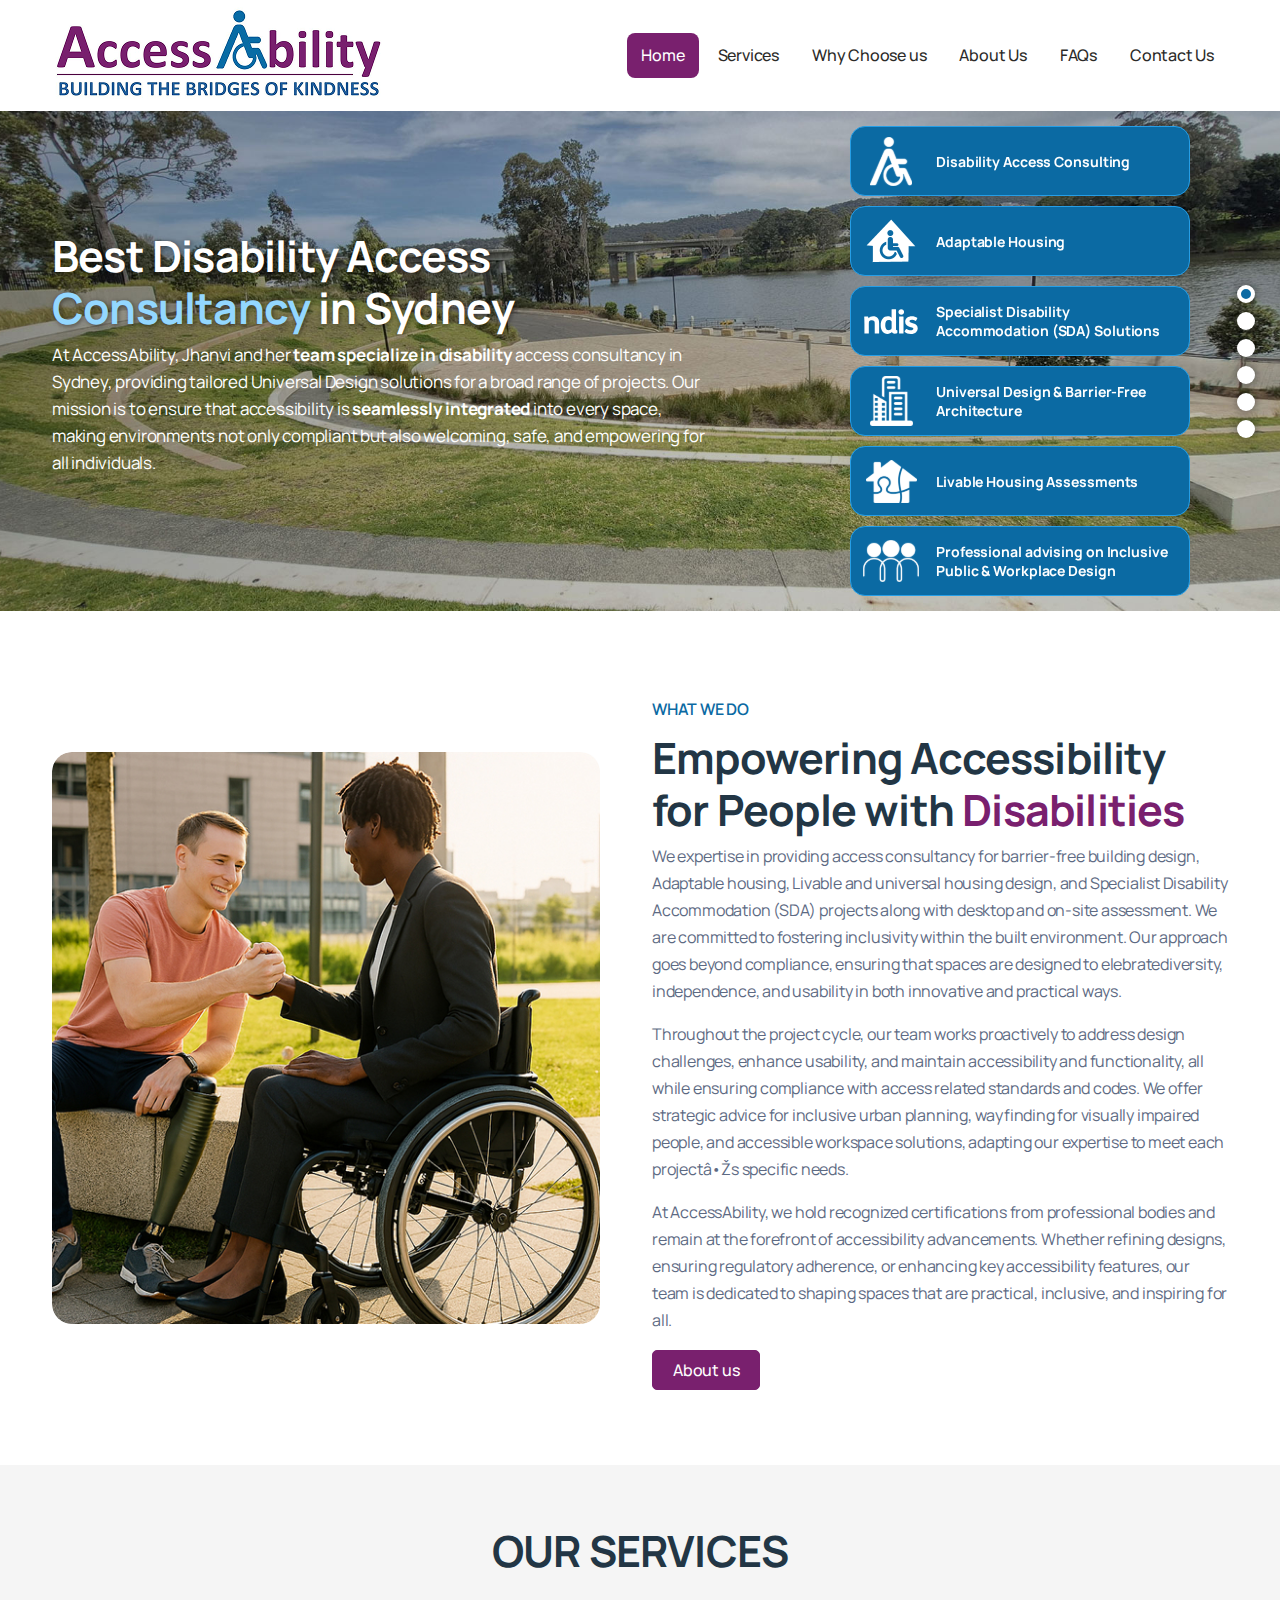
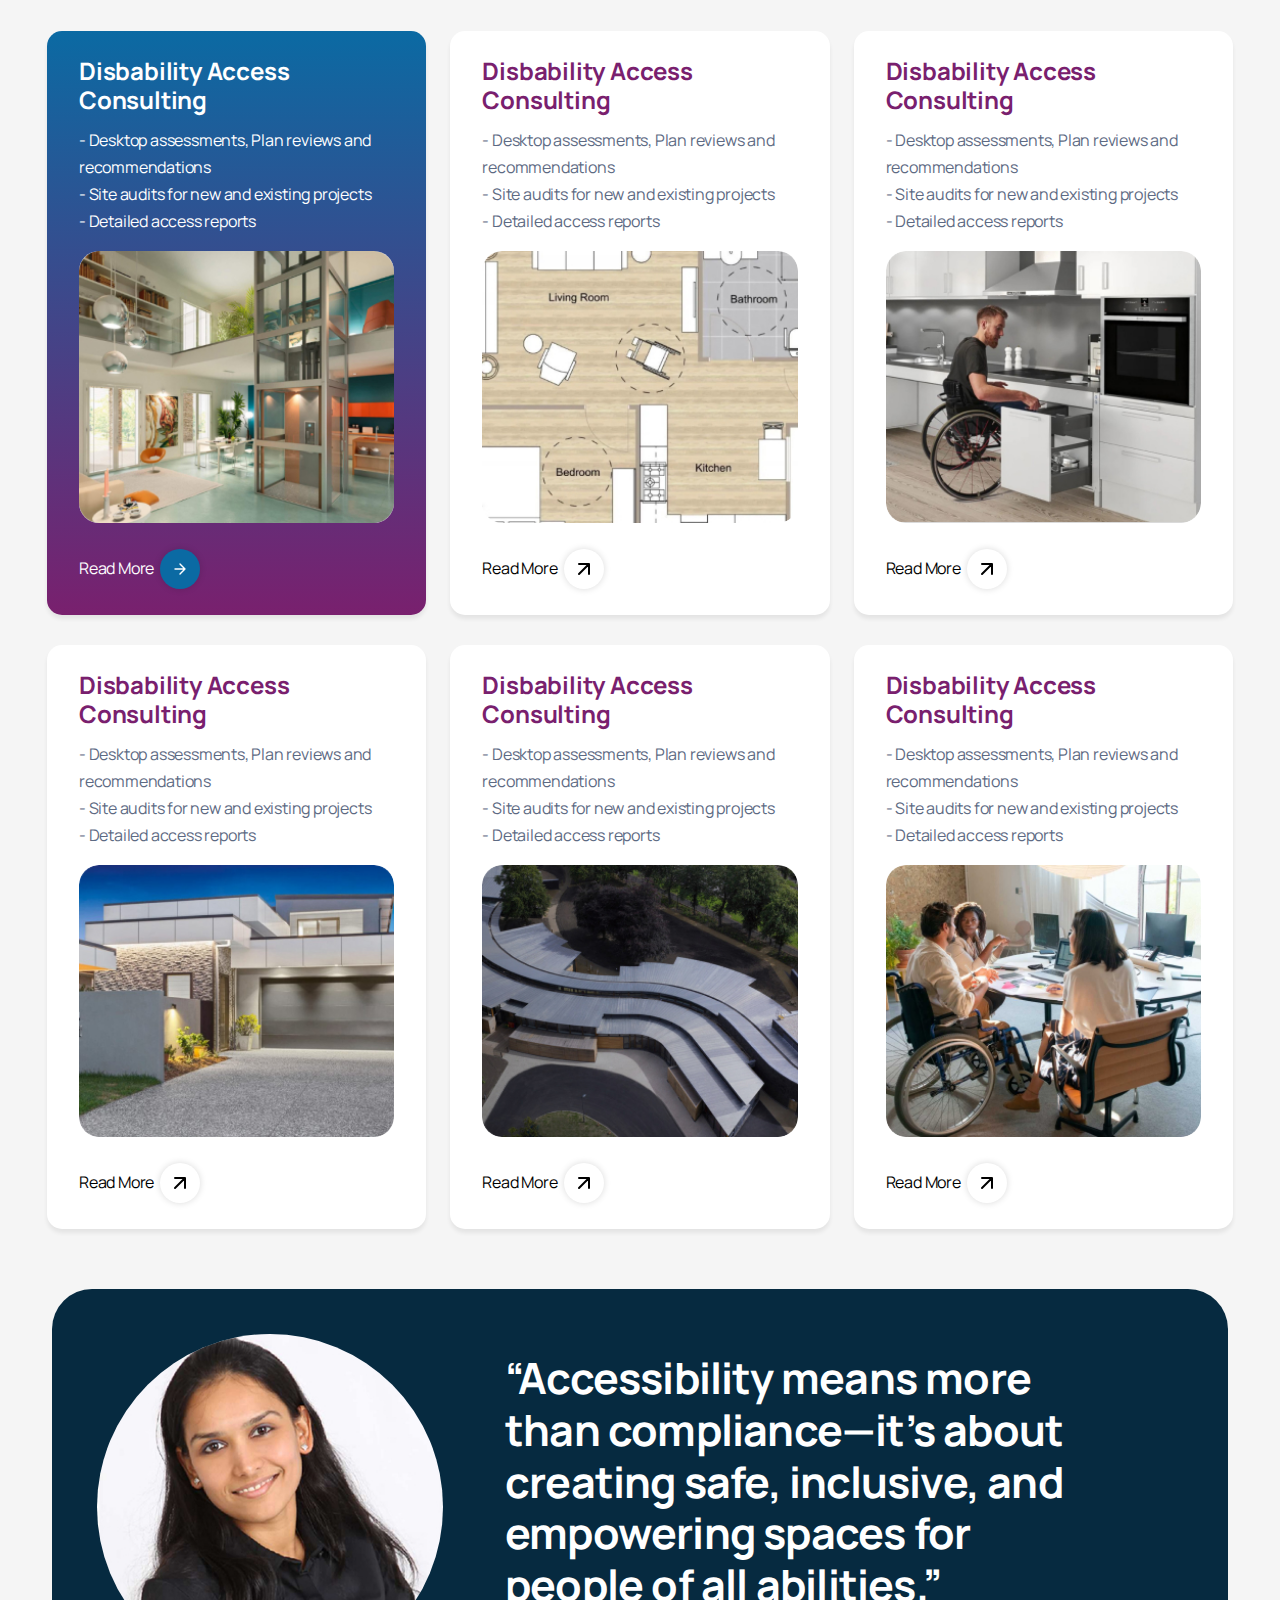
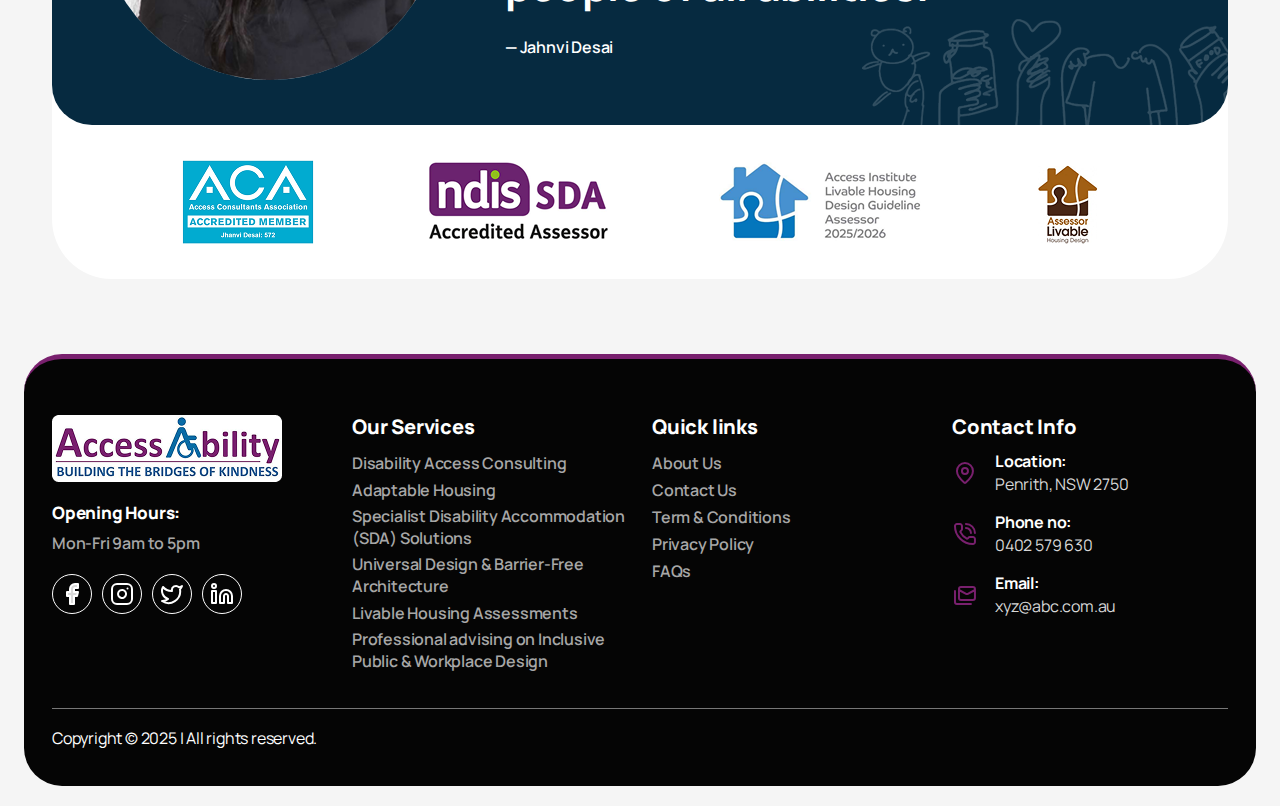
<file: index.html>
<!DOCTYPE html>
<html lang="en">
<head>
    <title>AccessAbility Home </title>
    <meta charset="UTF-8">
    <meta name="viewport" content="width=device-width, initial-scale=1.0">

    <link href="https://unpkg.com/aos@2.3.1/dist/aos.css" rel="stylesheet">

    <link href="./css/bootstrap.min.css" rel="stylesheet">
    <link rel="stylesheet" href="./css/owl.carousel.min.css">
    <link rel="stylesheet" href="./css/owl.theme.default.min.css">
    


    <script src="./js/bootstrap.bundle.min.js"></script>
    <script src="./js/jquery.min.js"></script>
    <script src="./js/custom.js"></script>
    <script src="./js/owl.carousel.js"></script>
<script src="./js/owl.carousel2.thumbs.js"></script>
    <script src="https://unpkg.com/aos@2.3.1/dist/aos.js"></script>
    
    <link rel="stylesheet" href="style.css">
    <link rel="stylesheet" href="responsive.css">
    
</head>
<body>
<header>
  <div class="container">
    <div class="header-row">
        <a class="logo" href="index.html"><img src="./images/logo.png" alt=""></a>
      <button class="menu-toggle">
        <span></span>
        <span></span>
        <span></span>
      </button>
      <div class="navigation">
        <span class="close-btn-menu"></span>
        <ul class="main-menu">
          <li class="active"><a href="index.html">Home</a></li>
          <li><a href="service.html">Services</a></li>
          <li><a href="why-choose.html">Why Choose us</a></li>
          <li><a href="about-us.html">About Us</a></li>
          <li><a href="Faq.html">FAQs</a></li>
          <li><a href="Contact.html">Contact Us</a></li>
        </ul>
      </div>
    </div>
  </div>
</header>
<div class="hero-slider">
<div class="owl-carousel hero-slider-owl" data-slider-id="1">
              <div class="item">
                <img src="./images/banner-aces.jpg">
                <div class="container">
                  <div class="hero-content">
                  <h2>Best Disability Access <br><span>Consultancy</span> in Sydney </h2>
                  <p>At AccessAbility, Jhanvi and her <strong>team specialize in disability</strong> access consultancy in Sydney, providing tailored Universal Design solutions for a broad range of projects. Our mission is to ensure that accessibility is <strong>seamlessly integrated</strong> into every space, making environments not only compliant but also welcoming, safe, and empowering for all individuals.</p>
                </div>
                </div>
              </div>
               <div class="item">
                <img src="./images/banner-aces.jpg">
                <div class="container">
                  <div class="hero-content">
                  <h2>Adaptable Housing <br><span>Consultancy</span> in Sydney </h2>
                  <p>At AccessAbility, Jhanvi and her <strong>team specialize in disability</strong> access consultancy in Sydney, providing tailored Universal Design solutions for a broad range of projects. Our mission is to ensure that accessibility is <strong>seamlessly integrated</strong> into every space, making environments not only compliant but also welcoming, safe, and empowering for all individuals.</p>
                </div>
                </div>
              </div>
               <div class="item">
                <img src="./images/banner-aces.jpg">
                <div class="container">
                  <div class="hero-content">
                  <h2>Specialist Disability Accommodation (SDA) Solutions </h2>
                  <p>At AccessAbility, Jhanvi and her <strong>team specialize in disability</strong> access consultancy in Sydney, providing tailored Universal Design solutions for a broad range of projects. Our mission is to ensure that accessibility is <strong>seamlessly integrated</strong> into every space, making environments not only compliant but also welcoming, safe, and empowering for all individuals.</p>
                </div>
                </div>
              </div>
               <div class="item">
                <img src="./images/banner-aces.jpg">
                <div class="container">
                  <div class="hero-content">
                  <h2>Universal Design  & <br>Barrier-Free Architecture </h2>
                  <p>At AccessAbility, Jhanvi and her <strong>team specialize in disability</strong> access consultancy in Sydney, providing tailored Universal Design solutions for a broad range of projects. Our mission is to ensure that accessibility is <strong>seamlessly integrated</strong> into every space, making environments not only compliant but also welcoming, safe, and empowering for all individuals.</p>
                </div>
                </div>
              </div>
               <div class="item">
                <img src="./images/banner-aces.jpg">
                <div class="container">
                  <div class="hero-content">
                  <h2>Livable Housing Assessments <br><span>Consultancy</span> in Sydney </h2>
                  <p>At AccessAbility, Jhanvi and her <strong>team specialize in disability</strong> access consultancy in Sydney, providing tailored Universal Design solutions for a broad range of projects. Our mission is to ensure that accessibility is <strong>seamlessly integrated</strong> into every space, making environments not only compliant but also welcoming, safe, and empowering for all individuals.</p>
                </div>
                </div>
              </div>
               <div class="item">
                <img src="./images/banner-aces.jpg">
                <div class="container">
                  <div class="hero-content">
                  <h2>Professional advising on Inclusive Public & Workplace Design </h2>
                  <p>At AccessAbility, Jhanvi and her <strong>team specialize in disability</strong> access consultancy in Sydney, providing tailored Universal Design solutions for a broad range of projects. Our mission is to ensure that accessibility is <strong>seamlessly integrated</strong> into every space, making environments not only compliant but also welcoming, safe, and empowering for all individuals.</p>
                </div>
                </div>
              </div>
          </div>
          <div class="owl-thumbs" data-slider-id="1">
              <button class="owl-thumb-item"><strong><img src="./images/disability.svg"></strong> <span>Disability Access Consulting</span></button>
              <button class="owl-thumb-item"><strong><img src="./images/adaptable.svg"></strong><span>Adaptable Housing</span></button>
              <button class="owl-thumb-item"><strong><img src="./images/ndis.svg"></strong><span>Specialist Disability Accommodation (SDA) Solutions</span></button>
              <button class="owl-thumb-item"><strong><img src="./images/architecture.svg"></strong><span>Universal Design  & Barrier-Free Architecture</span></button>
              <button class="owl-thumb-item"><strong><img src="./images/assessments.svg"></strong><span>Livable Housing Assessments</span></button>
              <button class="owl-thumb-item"><strong><img src="./images/workplace.svg"></strong><span>Professional advising on Inclusive Public & Workplace Design</span></button>
          </div>  
</div>
<script type="text/javascript">
  $('.hero-slider-owl').owlCarousel({
    loop:false,
    margin:0,
    dots:true,
    nav:false,
  thumbs: true,
  thumbsPrerendered: true,   
    responsive:{
        0:{
            items:1
        },
        600:{
            items:1
        },
        1000:{
            items:1
        }
    }
})
</script>           
<div class="what-we-section padd-75">
  <div class="container">
    <div class="row align-items-center">
      <div class="col-lg-6 col-md-12 pr-40">
        <div class="img-effect radius-20 ">
          <img src="./images/what-we.jpg" alt="">
        </div>
      </div>
      <div class="col-lg-6 col-md-12">
        <span class="heading-top">WHAT WE DO</span>
        <h2>Empowering Accessibility for People with <span>Disabilities</span></h2>
        <p>We expertise in providing access consultancy for barrier-free building design, Adaptable housing, Livable and universal housing design, and Specialist Disability Accommodation (SDA) projects along with desktop and on-site assessment. We are committed to fostering inclusivity within the built environment. Our approach goes beyond compliance, ensuring that spaces are designed to  elebratediversity, independence, and usability in both innovative and practical ways. </p>
        <p>Throughout the project cycle, our team works proactively to address design challenges, enhance usability, and maintain accessibility and functionality, all while ensuring compliance with access related standards and codes. We offer strategic advice for inclusive urban planning, wayfinding for visually impaired people, and accessible workspace solutions, adapting our expertise to meet each projectâ•Žs specific needs.</p>
        <p>At AccessAbility, we hold recognized certifications from professional bodies and remain at the forefront of accessibility advancements. Whether refining designs, ensuring regulatory adherence, or enhancing key accessibility features, our team is dedicated to shaping spaces that are practical, inclusive, and inspiring for all. </p>
        <a class="btn" href="#">About us</a>
      </div>
    </div>
  </div>
</div>
<div class="Services-secion padd-60">
  <div class="container">
    <h2>OUR SERVICES </h2>
    <div class="row">
      <div class="col-lg-4 col-md-6">
        <div class="cards active radius-15">
          <h4>Disbability Access Consulting</h4>
          <ul>
          <li>- Desktop assessments, Plan reviews and recommendations</li>
          <li>- Site audits for new and existing projects</li>
          <li>- Detailed access reports</li>
          </ul>
          <div class="img-effect radius-20"><img src="./images/service-1.jpg" alt=""></div>
          <a class="link-btn" href="#">Read More <span></span></a>
        </div>
      </div>
            <div class="col-lg-4 col-md-6">
        <div class="cards radius-15">
          <h4>Disbability Access Consulting</h4>
          <ul>
          <li>- Desktop assessments, Plan reviews and recommendations</li>
          <li>- Site audits for new and existing projects</li>
          <li>- Detailed access reports</li>
          </ul>
          <div class="img-effect radius-20"><img src="./images/service-2.jpg" alt=""></div>
          <a class="link-btn" href="#">Read More <span></span></a>
        </div>
      </div>
                  <div class="col-lg-4 col-md-6">
        <div class="cards radius-15">
          <h4>Disbability Access Consulting</h4>
          <ul>
          <li>- Desktop assessments, Plan reviews and recommendations</li>
          <li>- Site audits for new and existing projects</li>
          <li>- Detailed access reports</li>
          </ul>
          <div class="img-effect radius-20"><img src="./images/service-3.jpg" alt=""></div>
          <a class="link-btn" href="#">Read More <span></span></a>
        </div>
      </div>
                  <div class="col-lg-4 col-md-6">
        <div class="cards radius-15">
          <h4>Disbability Access Consulting</h4>
          <ul>
          <li>- Desktop assessments, Plan reviews and recommendations</li>
          <li>- Site audits for new and existing projects</li>
          <li>- Detailed access reports</li>
          </ul>
          <div class="img-effect radius-20"><img src="./images/service-4.jpg" alt=""></div>
          <a class="link-btn" href="#">Read More <span></span></a>
        </div>
      </div>
                 <div class="col-lg-4 col-md-6">
        <div class="cards radius-15">
          <h4>Disbability Access Consulting</h4>
          <ul>
          <li>- Desktop assessments, Plan reviews and recommendations</li>
          <li>- Site audits for new and existing projects</li>
          <li>- Detailed access reports</li>
          </ul>
          <div class="img-effect radius-20"><img src="./images/service-5.jpg" alt=""></div>
          <a class="link-btn" href="#">Read More <span></span></a>
        </div>
      </div>
                <div class="col-lg-4 col-md-6">
        <div class="cards radius-15">
          <h4>Disbability Access Consulting</h4>
          <ul>
          <li>- Desktop assessments, Plan reviews and recommendations</li>
          <li>- Site audits for new and existing projects</li>
          <li>- Detailed access reports</li>
          </ul>
          <div class="img-effect radius-20"><img src="./images/service-6.jpg" alt=""></div>
          <a class="link-btn" href="#">Read More <span></span></a>
        </div>
      </div>
    </div>
  </div>
</div>
<div class="container">
  <div class="testimonial">
    <div class="inner-row">
      <div class="row align-items-center">
        <div class="col-md-4">
          <div class="radius-50 img-effect"><img src="./images/testimonial-pic.jpg" alt=""></div>
        </div>
        <div class="col-md-7 testimonial-text">
          <h2>“Accessibility means more than compliance—it’s about creating safe, inclusive, and empowering spaces for people of all abilities.” </h2>
            <span class="profle-name">— Jahnvi Desai</span>
        </div>
      </div></div>
      <div class="brand-logo">
        <a href="#"><img src="./images/bramd-logo-1.png" alt=""></a>
        <a href="#"><img src="./images/bramd-logo-2.png" alt=""></a>
        <a href="#"><img src="./images/bramd-logo-3.png" alt=""></a>
        <a href="#"><img src="./images/bramd-logo-4.png" alt=""></a>
      </div>
  </div>
</div>
<footer>
  <div class="container">
    <div class="row">
      <div class="col-md-3 first-col">
        <a class="footer-logo" href="index.html"><img src="./images/footer-logo.png" alt=""></a>
        <p><strong>Opening Hours:</strong> <br>
        Mon-Fri 9am to 5pm</p>
        <div class="social-icons">
          <a href="#"><img src="./images/facebook.svg" alt=""></a>
          <a href="#"><img src="./images/instagram.svg" alt=""></a>
          <a href="#"><img src="./images/twitter.svg" alt=""></a>
          <a href="#"><img src="./images/linkedin.svg" alt=""></a>
        </div>
      </div>
      <div class="col-md-3">
        <h5>Our Services</h5>
        <ul>
         <li><a href="#">Disability Access Consulting </a></li>
         <li><a href="#">Adaptable Housing</a></li>
         <li><a href="#">Specialist Disability Accommodation (SDA) Solutions</a></li>
         <li><a href="#">Universal Design  & Barrier-Free Architecture</a></li>
         <li><a href="#">Livable Housing Assessments</a></li>
         <li><a href="#">Professional advising on Inclusive Public & Workplace Design</a></li>
        </ul>
      </div>
      <div class="col-md-3">
        <h5>Quick links</h5>
        <ul>
          <li><a href="about-us.html">About Us</a></li>
          <li><a href="custom.js">Contact Us</a></li>
          <li><a href="#">Term & Conditions</a></li>
          <li><a href="#">Privacy Policy</a></li>
          <li><a href="Faq.html">FAQs </a></li>
        </ul>
      </div>
      <div class="col-md-3">
        <h5>Contact Info</h5>
        <div class="connect-detail">
               <a href="#"><span class="connect-pic"><img src="./images/map-pin.svg" alt=""></span> <span><strong>Location:</strong> <br>Penrith, NSW 2750</span></a>
        <a href="#"><span class="connect-pic"><img src="./images/phone-call.svg" alt=""></span> <span><strong>Phone no:</strong> <br>0402 579 630     </span></a>
        <a href="#"><span class="connect-pic"><img src="./images/mails.svg" alt=""></span> <span><strong>Email:</strong> <br>xyz@abc.com.au      </span></a>
        </div>
      </div>
    </div>
    <div class="copyright">Copyright © 2025  | All rights reserved.</div>
  </div>
</footer>
    <script src="./js/custom.js"></script>
</body>
</html>
</file>
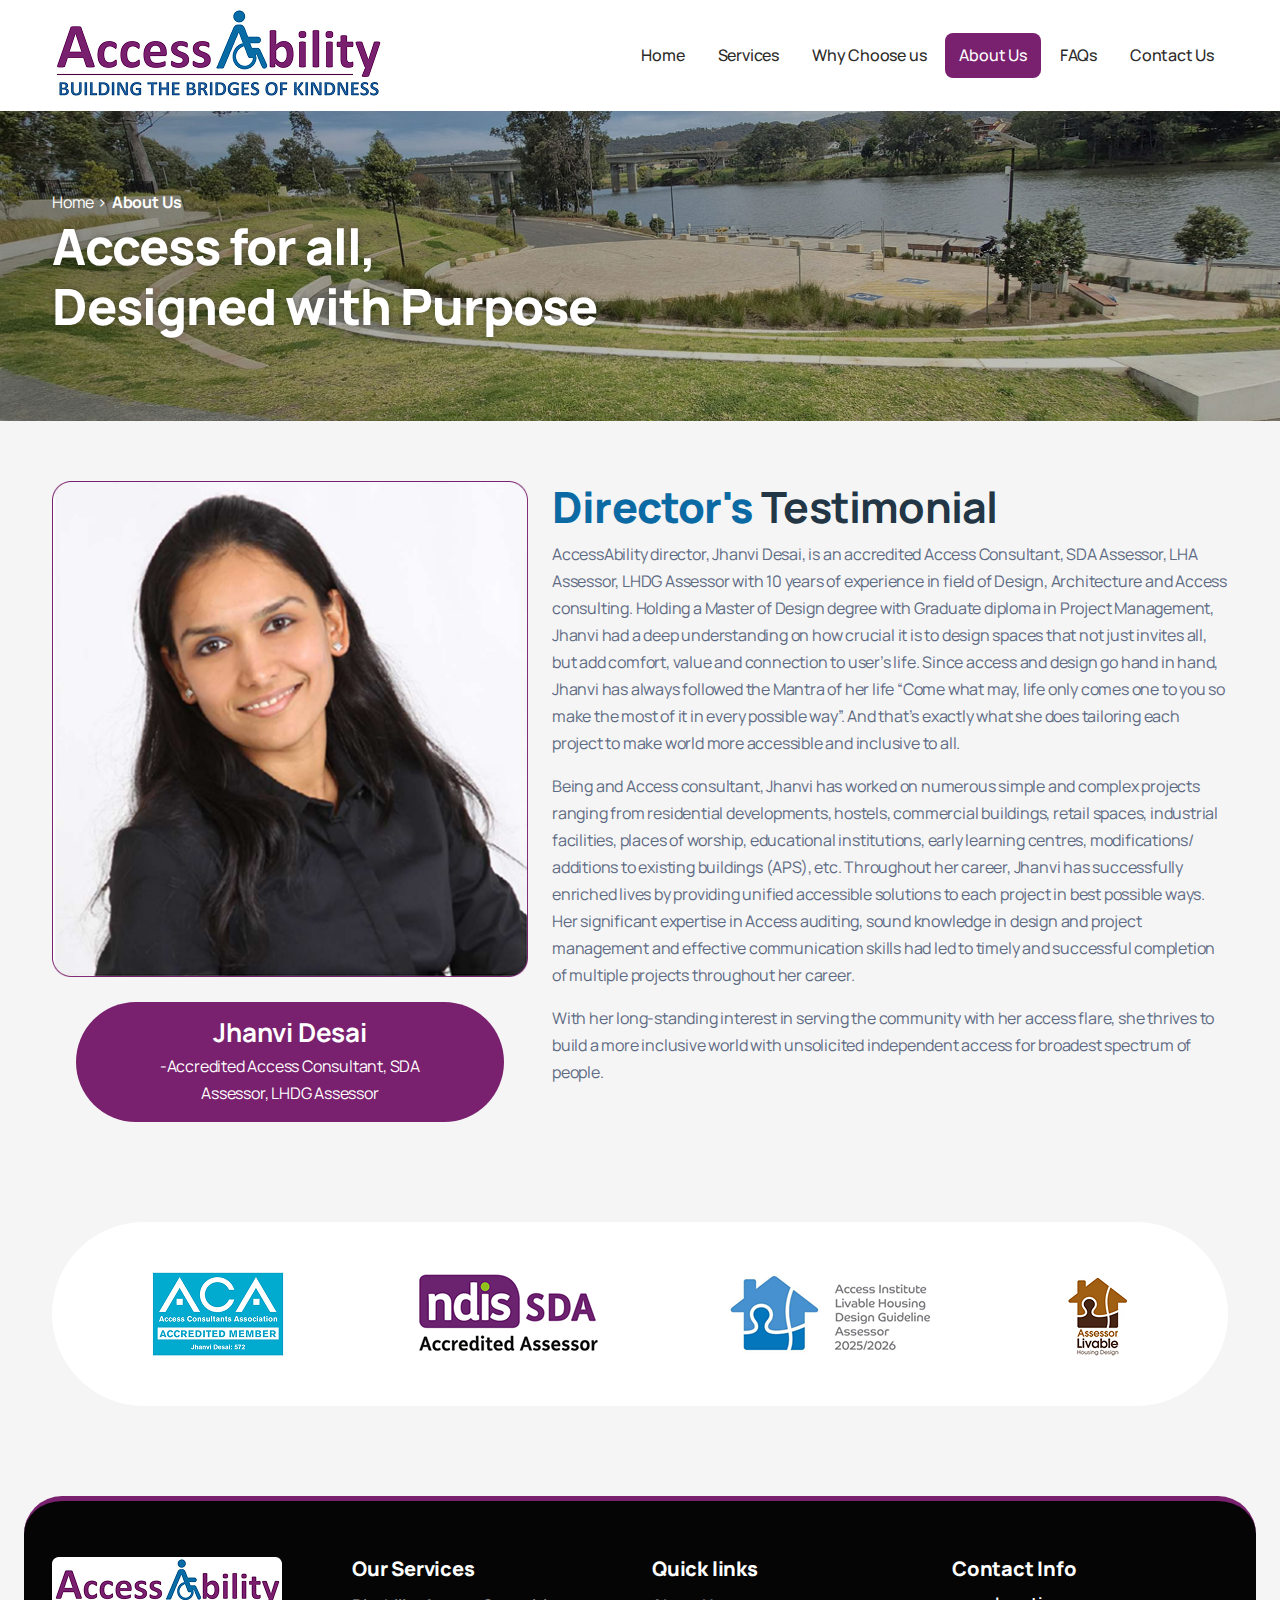
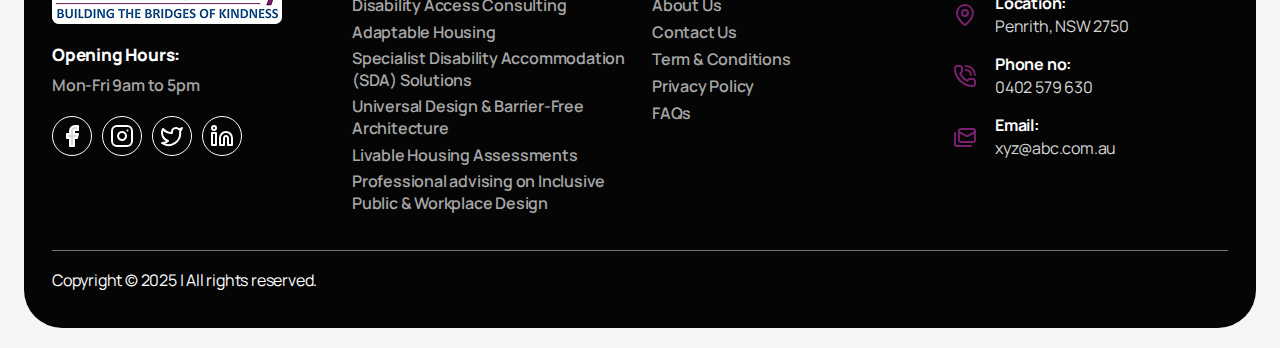
<file: about-us.html>
<!DOCTYPE html>
<html lang="en">
<head>
    <title>About Us AccessAbility</title>
    <meta charset="UTF-8">
    <meta name="viewport" content="width=device-width, initial-scale=1.0">

    <link href="https://unpkg.com/aos@2.3.1/dist/aos.css" rel="stylesheet">

    <link href="./css/bootstrap.min.css" rel="stylesheet">
    <link rel="stylesheet" href="./css/owl.carousel.min.css">
    <link rel="stylesheet" href="./css/owl.theme.default.min.css">
    


    <script src="./js/bootstrap.bundle.min.js"></script>
    <script src="./js/jquery.min.js"></script>
    <script src="./js/custom.js"></script>
    <script src="./js/owl.carousel.js"></script>
<script src="./js/owl.carousel2.thumbs.js"></script>
    <script src="https://unpkg.com/aos@2.3.1/dist/aos.js"></script>
    
    <link rel="stylesheet" href="style.css">
    <link rel="stylesheet" href="responsive.css">
    
</head>
<body>
<header>
  <div class="container">
    <div class="header-row">
        <a class="logo" href="index.html"><img src="./images/logo.png" alt=""></a>
      <button class="menu-toggle">
        <span></span>
        <span></span>
        <span></span>
      </button>
      <div class="navigation">
        <span class="close-btn-menu"></span>
        <ul class="main-menu">
          <li><a href="index.html">Home</a></li>
          <li><a href="service.html">Services</a></li>
          <li><a href="why-choose.html">Why Choose us</a></li>
          <li class="active"><a href="about-us.html">About Us</a></li>
          <li><a href="Faq.html">FAQs</a></li>
          <li><a href="Contact.html">Contact Us</a></li>
        </ul>
      </div>
    </div>
  </div>
</header>
<div class="pages-banner-title">
	<img src="./images/banner-aces.jpg">
	<div class="container">
		<ul class="breadcrums">
			<li>Home > </li>
			<li><strong>About Us</strong></li>
		</ul>
		<h1 class="page-title">Access for all, <br>Designed with Purpose</h1>
	</div>
</div>

<div class="about-us-director">
	<div class="container">
		<div class="row">
			<div class="col-sm-5">
				<img src="./images/director-pic.png">
				<div class="director-names">
					<h4>Jhanvi Desai</h4>
					<p>-Accredited Access Consultant, SDA Assessor, LHDG Assessor</p>
				</div>
			</div>
			<div class="col-sm-7">
				<h2><strong>Director's</strong> Testimonial</h2>
				<p>AccessAbility director, Jhanvi Desai, is an accredited Access Consultant, SDA Assessor, LHA Assessor, LHDG Assessor with 10 years of experience in field of Design, Architecture and Access consulting. Holding a Master of Design degree with Graduate diploma in Project Management, Jhanvi had a deep understanding on how crucial it is to design spaces that not just invites all, but add comfort, value and connection to user’s life. Since access and design go hand in hand, Jhanvi has always followed the Mantra of her life “Come what may, life only comes one to you so make the most of it in every possible way”. And that’s exactly what she does tailoring each project to make world more accessible and inclusive to all.</p>
				<p>Being and Access consultant, Jhanvi has worked on numerous simple and complex projects ranging from residential developments, hostels, commercial buildings, retail spaces, industrial facilities, places of worship, educational institutions, early learning centres, modifications/ additions to existing buildings (APS), etc. Throughout her career, Jhanvi has successfully enriched lives by providing unified accessible solutions to each project in best possible ways. Her significant expertise in Access auditing, sound knowledge in design and project management and effective communication skills had led to timely and successful completion of multiple projects throughout her career.</p>
				<p>With her long-standing interest in serving the community with her access flare, she thrives to build a more inclusive world with unsolicited independent access for broadest spectrum of people.</p>
			</div>
		</div>
	</div>
</div>
<div class="container">
      <div class="brand-logo brand-logo-innerpages">
        <a href="#"><img src="./images/bramd-logo-1.png" alt=""></a>
        <a href="#"><img src="./images/bramd-logo-2.png" alt=""></a>
        <a href="#"><img src="./images/bramd-logo-3.png" alt=""></a>
        <a href="#"><img src="./images/bramd-logo-4.png" alt=""></a>
      </div>  
</div>

<footer>
  <div class="container">
    <div class="row">
      <div class="col-md-3 first-col">
        <a class="footer-logo" href="index.html"><img src="./images/footer-logo.png" alt=""></a>
        <p><strong>Opening Hours:</strong> <br>
        Mon-Fri 9am to 5pm</p>
        <div class="social-icons">
          <a href="#"><img src="./images/facebook.svg" alt=""></a>
          <a href="#"><img src="./images/instagram.svg" alt=""></a>
          <a href="#"><img src="./images/twitter.svg" alt=""></a>
          <a href="#"><img src="./images/linkedin.svg" alt=""></a>
        </div>
      </div>
      <div class="col-md-3">
        <h5>Our Services</h5>
        <ul>
         <li><a href="#">Disability Access Consulting </a></li>
         <li><a href="#">Adaptable Housing</a></li>
         <li><a href="#">Specialist Disability Accommodation (SDA) Solutions</a></li>
         <li><a href="#">Universal Design  & Barrier-Free Architecture</a></li>
         <li><a href="#">Livable Housing Assessments</a></li>
         <li><a href="#">Professional advising on Inclusive Public & Workplace Design</a></li>
        </ul>
      </div>
      <div class="col-md-3">
        <h5>Quick links</h5>
        <ul>
          <li><a href="about-us.html">About Us</a></li>
          <li><a href="custom.js">Contact Us</a></li>
          <li><a href="#">Term & Conditions</a></li>
          <li><a href="#">Privacy Policy</a></li>
          <li><a href="Faq.html">FAQs </a></li>
        </ul>
      </div>
      <div class="col-md-3">
        <h5>Contact Info</h5>
        <div class="connect-detail">
               <a href="#"><span class="connect-pic"><img src="./images/map-pin.svg" alt=""></span> <span><strong>Location:</strong> <br>Penrith, NSW 2750</span></a>
        <a href="#"><span class="connect-pic"><img src="./images/phone-call.svg" alt=""></span> <span><strong>Phone no:</strong> <br>0402 579 630     </span></a>
        <a href="#"><span class="connect-pic"><img src="./images/mails.svg" alt=""></span> <span><strong>Email:</strong> <br>xyz@abc.com.au      </span></a>
        </div>
      </div>
    </div>
    <div class="copyright">Copyright © 2025  | All rights reserved.</div>
  </div>
</footer>
    <script src="./js/custom.js"></script>
</body>
</html>
</file>
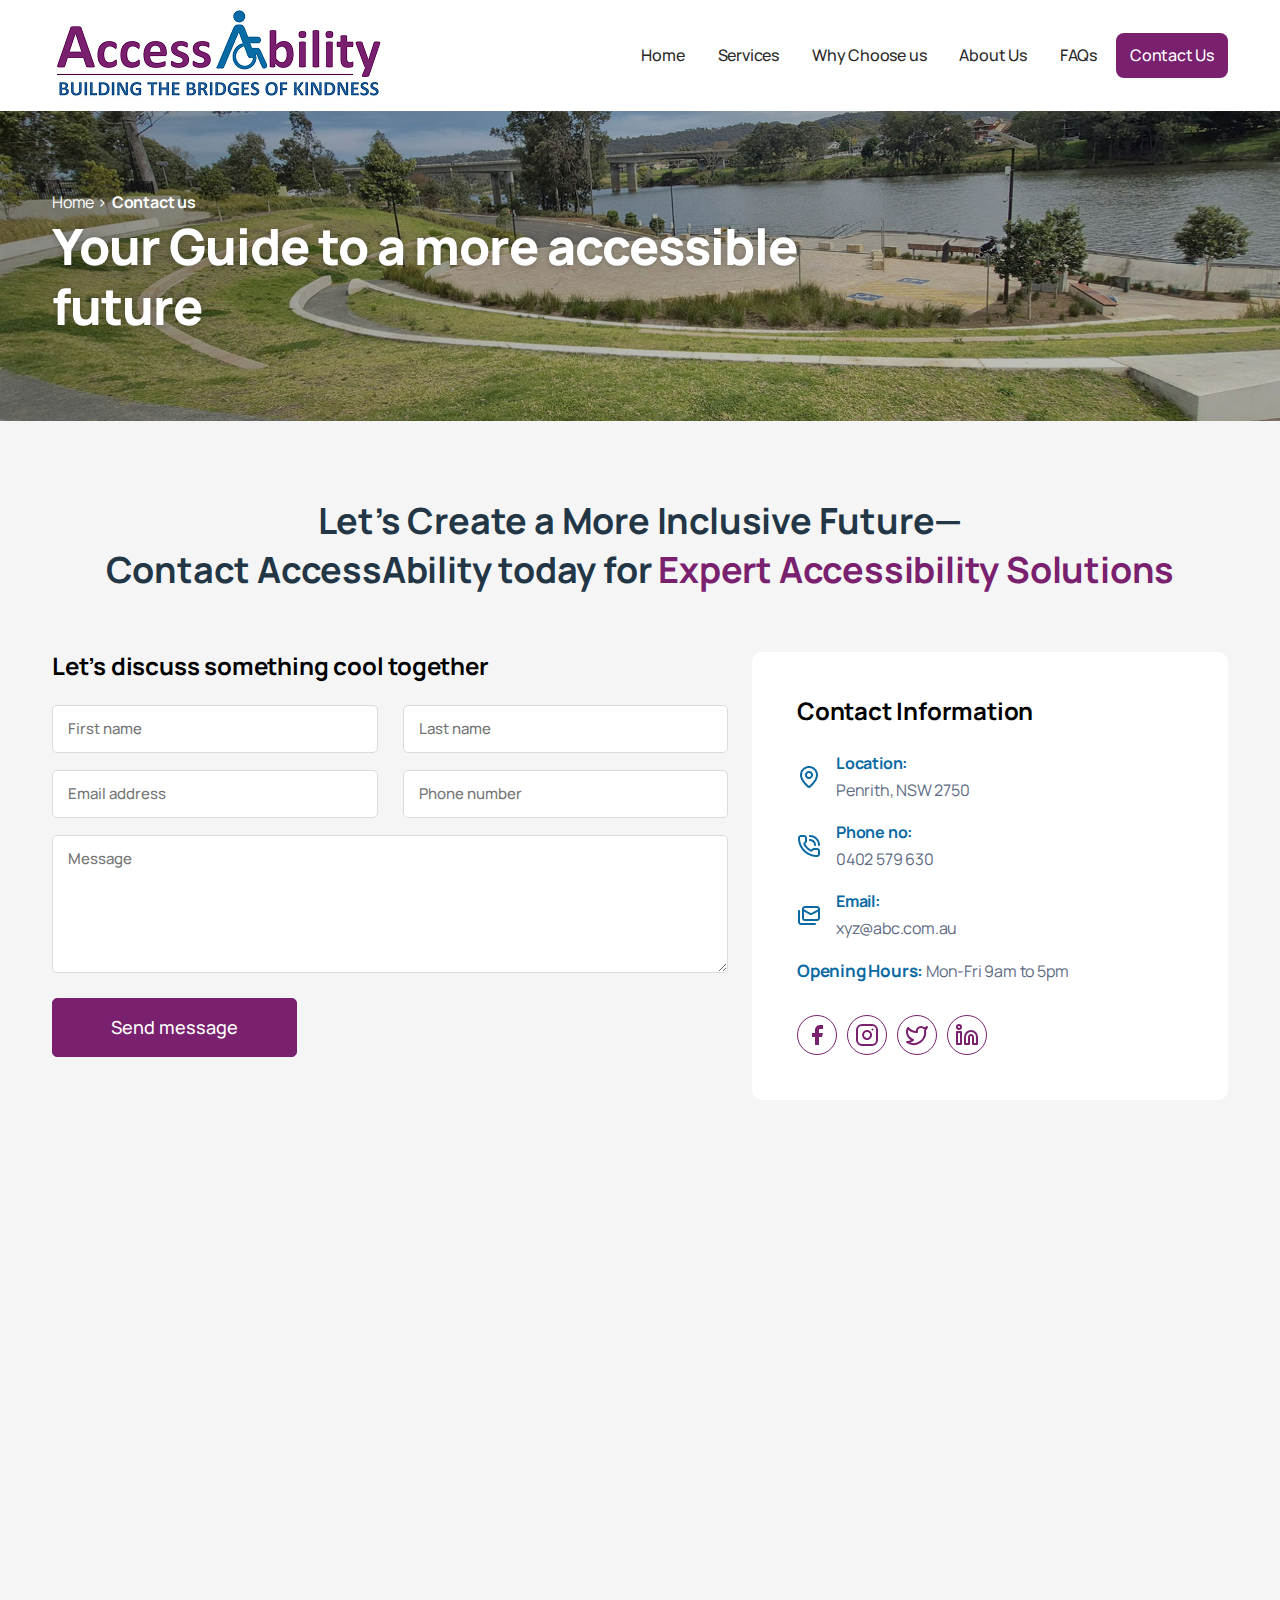
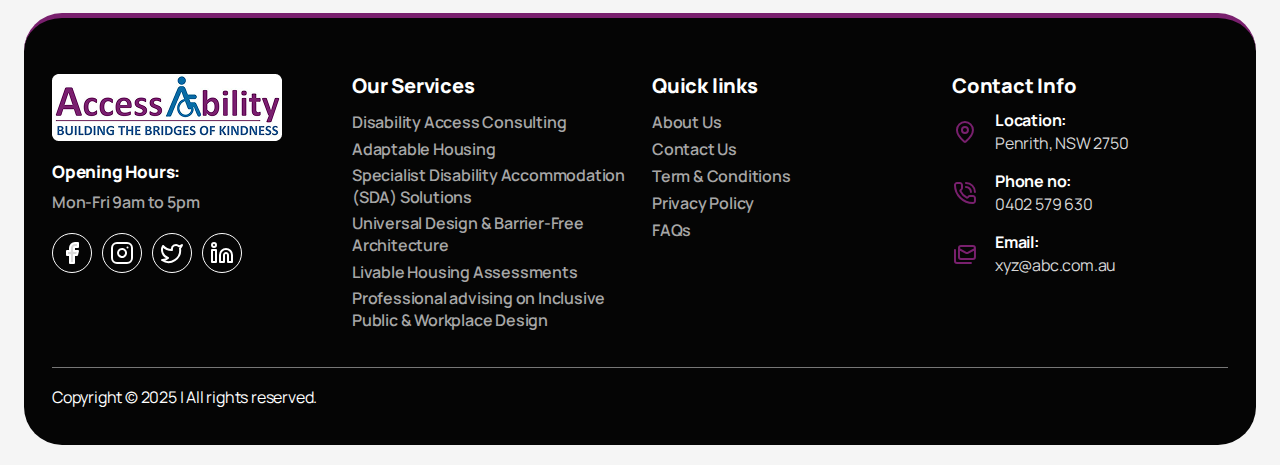
<file: Contact.html>
<!DOCTYPE html>
<html lang="en">
<head>
    <title>Contact Us AccessAbility</title>
    <meta charset="UTF-8">
    <meta name="viewport" content="width=device-width, initial-scale=1.0">

    <link href="https://unpkg.com/aos@2.3.1/dist/aos.css" rel="stylesheet">

    <link href="./css/bootstrap.min.css" rel="stylesheet">
    <link rel="stylesheet" href="./css/owl.carousel.min.css">
    <link rel="stylesheet" href="./css/owl.theme.default.min.css">
    


    <script src="./js/bootstrap.bundle.min.js"></script>
    <script src="./js/jquery.min.js"></script>
    <script src="./js/custom.js"></script>
    <script src="./js/owl.carousel.js"></script>
<script src="./js/owl.carousel2.thumbs.js"></script>
    <script src="https://unpkg.com/aos@2.3.1/dist/aos.js"></script>
    
    <link rel="stylesheet" href="style.css">
    <link rel="stylesheet" href="responsive.css">
    
</head>
<body>
<header>
  <div class="container">
    <div class="header-row">
        <a class="logo" href="index.html"><img src="./images/logo.png" alt=""></a>
      <button class="menu-toggle">
        <span></span>
        <span></span>
        <span></span>
      </button>
      <div class="navigation">
        <span class="close-btn-menu"></span>
        <ul class="main-menu">
          <li><a href="index.html">Home</a></li>
          <li><a href="service.html">Services</a></li>
          <li><a href="why-choose.html">Why Choose us</a></li>
          <li><a href="about-us.html">About Us</a></li>
          <li><a href="Faq.html">FAQs</a></li>
          <li class="active"><a href="Contact.html">Contact Us</a></li>
        </ul>
      </div>
    </div>
  </div>
</header>
<div class="pages-banner-title">
	<img src="./images/banner-aces.jpg">
	<div class="container">
		<ul class="breadcrums">
			<li>Home > </li>
			<li><strong> Contact us</strong></li>
		</ul>
		<h1 class="page-title">Your Guide to a more accessible <br> future</h1>
	</div>
</div>

<div class="Contact-us padd-75">
  <div class="container">
    <h3 class="text-center">Let’s Create a More Inclusive Future— <br>
Contact AccessAbility today for <span>Expert Accessibility Solutions</span></h3>
<div class="row padd-50">
  <div class="col-md-7">
    <h4>Let’s discuss something cool together</h4>
    <form action="">
      <div class="field-set">
        <div class="field"><input type="text" placeholder="First name"></div>
        <div class="field"><input type="text" placeholder="Last name"></div>
      </div>
        <div class="field-set">
        <div class="field"><input type="email" placeholder="Email address"></div>
        <div class="field"><input type="number" placeholder="Phone number"></div>
      </div>  
      <div class="field">
        <textarea name="" id="" placeholder="Message"></textarea>
      </div>
      <div class="field-btn"><input type="submit" value="Send message"></div>
    </form>
  </div>
  <div class="col-md-5">
    <div class="contact-card">
      <h4>Contact Information</h4>
      <div class="contcat-informaton">
        <a href="https://maps.app.goo.gl/ht9b8pT166VZNWf49"><img src="./images/map-pin.png" alt=""><span><strong>Location:</strong>Penrith, NSW 2750</span></a>
         <a href="tel:+0402 579 630"> <img src="./images/phone-call.png" alt=""><span><strong>Phone no:</strong>0402 579 630</span></a>
      <a href="#mailto:xyz@abc.com.au"><img src="./images/mails.png" alt=""><span><strong>Email:</strong>xyz@abc.com.au</span></a>
      </div>
      <span class="time"><strong>Opening Hours:</strong> Mon-Fri 9am to 5pm</span>
          <div class="social-icons">
          <a href="#"><img src="./images/facebook-color.svg" alt=""></a>
          <a href="#"><img src="./images/instagram-color.svg" alt=""></a>
          <a href="#"><img src="./images/twitter-color.svg" alt=""></a>
          <a href="#"><img src="./images/linkedin-color.svg" alt=""></a>
        </div>
    </div>
  </div>
</div>
<div class="map radius-20"><iframe src="https://www.google.com/maps/embed?pb=!1m18!1m12!1m3!1d26540.907279624484!2d150.66889765932348!3d-33.74481144706321!2m3!1f0!2f0!3f0!3m2!1i1024!2i768!4f13.1!3m3!1m2!1s0x6b128f624bf3427b%3A0x5017d681632c640!2sPenrith%20NSW%202750%2C%20Australia!5e0!3m2!1sen!2sin!4v1759223764157!5m2!1sen!2sin" width="600" height="450" style="border:0;" allowfullscreen="" loading="lazy" referrerpolicy="no-referrer-when-downgrade"></iframe></div>
  </div>
</div>


<footer>
  <div class="container">
    <div class="row">
      <div class="col-md-3 first-col">
        <a class="footer-logo" href="index.html"><img src="./images/footer-logo.png" alt=""></a>
        <p><strong>Opening Hours:</strong> <br>
        Mon-Fri 9am to 5pm</p>
        <div class="social-icons">
          <a href="#"><img src="./images/facebook.svg" alt=""></a>
          <a href="#"><img src="./images/instagram.svg" alt=""></a>
          <a href="#"><img src="./images/twitter.svg" alt=""></a>
          <a href="#"><img src="./images/linkedin.svg" alt=""></a>
        </div>
      </div>
      <div class="col-md-3">
        <h5>Our Services</h5>
        <ul>
         <li><a href="#">Disability Access Consulting </a></li>
         <li><a href="#">Adaptable Housing</a></li>
         <li><a href="#">Specialist Disability Accommodation (SDA) Solutions</a></li>
         <li><a href="#">Universal Design  & Barrier-Free Architecture</a></li>
         <li><a href="#">Livable Housing Assessments</a></li>
         <li><a href="#">Professional advising on Inclusive Public & Workplace Design</a></li>
        </ul>
      </div>
      <div class="col-md-3">
        <h5>Quick links</h5>
        <ul>
          <li><a href="about-us.html">About Us</a></li>
          <li><a href="custom.js">Contact Us</a></li>
          <li><a href="#">Term & Conditions</a></li>
          <li><a href="#">Privacy Policy</a></li>
          <li><a href="Faq.html">FAQs </a></li>
        </ul>
      </div>
      <div class="col-md-3">
        <h5>Contact Info</h5>
        <div class="connect-detail">
               <a href="#"><span class="connect-pic"><img src="./images/map-pin.svg" alt=""></span> <span><strong>Location:</strong> <br>Penrith, NSW 2750</span></a>
        <a href="#"><span class="connect-pic"><img src="./images/phone-call.svg" alt=""></span> <span><strong>Phone no:</strong> <br>0402 579 630     </span></a>
        <a href="#"><span class="connect-pic"><img src="./images/mails.svg" alt=""></span> <span><strong>Email:</strong> <br>xyz@abc.com.au      </span></a>
        </div>
      </div>
    </div>
    <div class="copyright">Copyright © 2025  | All rights reserved.</div>
  </div>
</footer>
    <script src="./js/custom.js"></script>
</body>
</html>
</file>
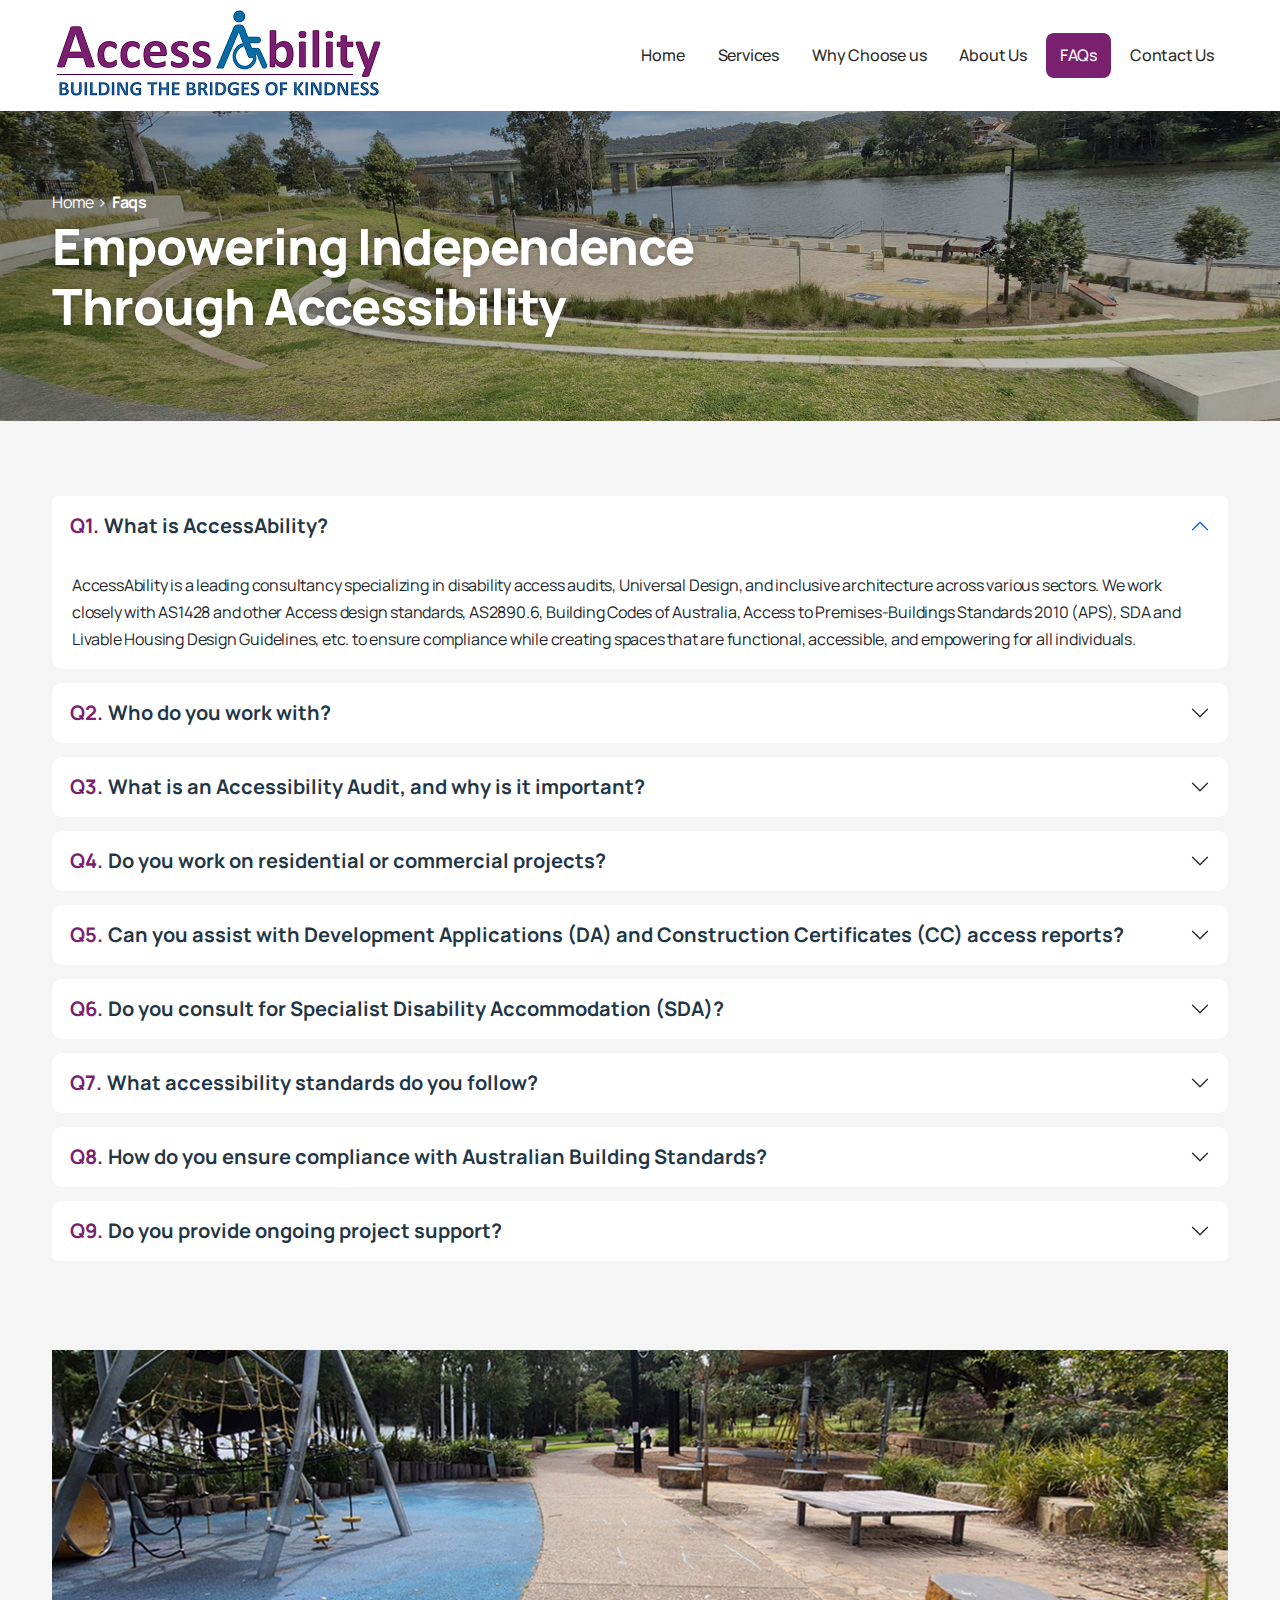
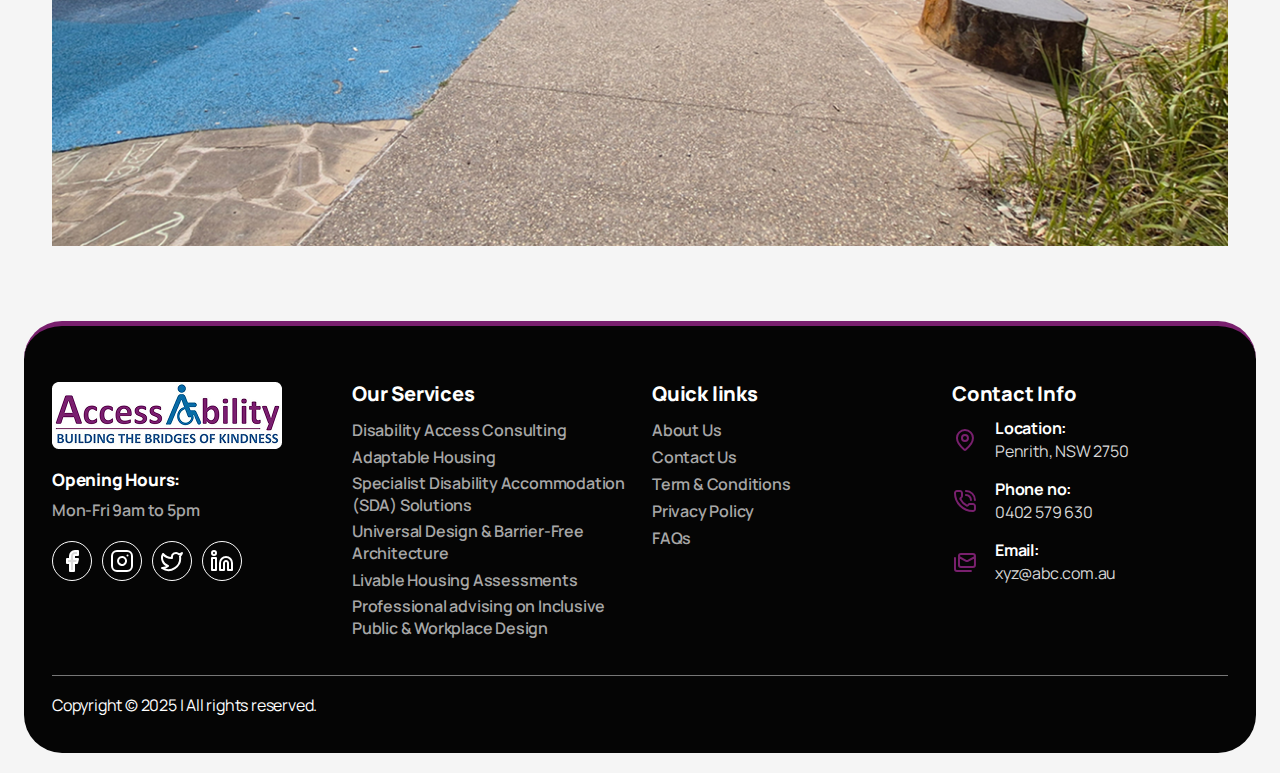
<file: Faq.html>
<!DOCTYPE html>
<html lang="en">
<head>
    <title>Faq AccessAbility</title>
    <meta charset="UTF-8">
    <meta name="viewport" content="width=device-width, initial-scale=1.0">

    <link href="https://unpkg.com/aos@2.3.1/dist/aos.css" rel="stylesheet">

    <link href="./css/bootstrap.min.css" rel="stylesheet">
    <link rel="stylesheet" href="./css/owl.carousel.min.css">
    <link rel="stylesheet" href="./css/owl.theme.default.min.css">
    


    <script src="./js/bootstrap.bundle.min.js"></script>
    <script src="./js/jquery.min.js"></script>
    <script src="./js/custom.js"></script>
    <script src="./js/owl.carousel.js"></script>
<script src="./js/owl.carousel2.thumbs.js"></script>
    <script src="https://unpkg.com/aos@2.3.1/dist/aos.js"></script>
    
    <link rel="stylesheet" href="style.css">
    <link rel="stylesheet" href="responsive.css">
    
</head>
<body>
<header>
  <div class="container">
    <div class="header-row">
        <a class="logo" href="index.html"><img src="./images/logo.png" alt=""></a>
      <button class="menu-toggle">
        <span></span>
        <span></span>
        <span></span>
      </button>
      <div class="navigation">
        <span class="close-btn-menu"></span>
        <ul class="main-menu">
          <li><a href="index.html">Home</a></li>
          <li><a href="service.html">Services</a></li>
          <li><a href="why-choose.html">Why Choose us</a></li>
          <li><a href="about-us.html">About Us</a></li>
          <li  class="active"><a href="Faq.html">FAQs</a></li>
          <li><a href="Contact.html">Contact Us</a></li>
        </ul>
      </div>
    </div>
  </div>
</header>
<div class="pages-banner-title">
	<img src="./images/banner-aces.jpg">
	<div class="container">
		<ul class="breadcrums">
			<li>Home > </li>
			<li><strong>Faqs</strong></li>
		</ul>
		<h1 class="page-title">Empowering Independence <br> Through Accessibility</h1>
	</div>
</div>

<div class="faq pb-75">
  <div class="container">
    <div class="accordion padd-75" id="accordionExample" >
  <div class="accordion-item">
    <h2 class="accordion-header" id="headingOne">
      <button class="accordion-button" type="button" data-bs-toggle="collapse" data-bs-target="#collapseOne" aria-expanded="true" aria-controls="collapseOne">
        <span> Q1.</span> What is AccessAbility?
      </button>
    </h2>
    <div id="collapseOne" class="accordion-collapse collapse show" aria-labelledby="headingOne" data-bs-parent="#accordionExample">
      <div class="accordion-body">
       AccessAbility is a leading consultancy specializing in disability access audits, Universal Design, and inclusive architecture across various sectors. We work closely with AS1428 and other Access design standards, AS2890.6, Building Codes of Australia, Access to Premises-Buildings Standards 2010 (APS), SDA and Livable Housing Design Guidelines, etc. to ensure compliance while creating spaces that are functional, accessible, and empowering for all individuals.
      </div>
    </div>
  </div>
  <div class="accordion-item">
    <h2 class="accordion-header" id="headingTwo">
      <button class="accordion-button collapsed" type="button" data-bs-toggle="collapse" data-bs-target="#collapseTwo" aria-expanded="false" aria-controls="collapseTwo">
      <span>Q2.</span> Who do you work with?
      </button>
    </h2>
    <div id="collapseTwo" class="accordion-collapse collapse" aria-labelledby="headingTwo" data-bs-parent="#accordionExample">
    <div class="accordion-body">
       AccessAbility is a leading consultancy specializing in disability access audits, Universal Design, and inclusive architecture across various sectors. We work closely with AS1428 and other Access design standards, AS2890.6, Building Codes of Australia, Access to Premises-Buildings Standards 2010 (APS), SDA and Livable Housing Design Guidelines, etc. to ensure compliance while creating spaces that are functional, accessible, and empowering for all individuals.
      </div>
    </div>
  </div>
  <div class="accordion-item">
    <h2 class="accordion-header" id="headingThree">
      <button class="accordion-button collapsed" type="button" data-bs-toggle="collapse" data-bs-target="#collapseThree" aria-expanded="false" aria-controls="collapseThree">
      <span>Q3.</span> What is an Accessibility Audit, and why is it important?
      </button>
    </h2>
    <div id="collapseThree" class="accordion-collapse collapse" aria-labelledby="headingThree" data-bs-parent="#accordionExample">
     <div class="accordion-body">
       AccessAbility is a leading consultancy specializing in disability access audits, Universal Design, and inclusive architecture across various sectors. We work closely with AS1428 and other Access design standards, AS2890.6, Building Codes of Australia, Access to Premises-Buildings Standards 2010 (APS), SDA and Livable Housing Design Guidelines, etc. to ensure compliance while creating spaces that are functional, accessible, and empowering for all individuals.
      </div>
    </div>
  </div>
    <div class="accordion-item">
    <h2 class="accordion-header" id="headingfour">
      <button class="accordion-button collapsed" type="button" data-bs-toggle="collapse" data-bs-target="#collapsefour" aria-expanded="false" aria-controls="collapsefour">
        <span> Q4.</span> Do you work on residential or commercial projects?
      </button>
    </h2>
    <div id="collapsefour" class="accordion-collapse collapse" aria-labelledby="headingfour" data-bs-parent="#accordionExample">
     <div class="accordion-body">
       AccessAbility is a leading consultancy specializing in disability access audits, Universal Design, and inclusive architecture across various sectors. We work closely with AS1428 and other Access design standards, AS2890.6, Building Codes of Australia, Access to Premises-Buildings Standards 2010 (APS), SDA and Livable Housing Design Guidelines, etc. to ensure compliance while creating spaces that are functional, accessible, and empowering for all individuals.
      </div>
    </div>
  </div>
    <div class="accordion-item">
    <h2 class="accordion-header" id="headingfive">
      <button class="accordion-button collapsed" type="button" data-bs-toggle="collapse" data-bs-target="#collapsefive" aria-expanded="false" aria-controls="collapsefive">
      <span>Q5.</span> Can you assist with Development Applications (DA) and Construction Certificates (CC) access reports?
      </button>
    </h2>
    <div id="collapsefive" class="accordion-collapse collapse" aria-labelledby="headingfive" data-bs-parent="#accordionExample">
     <div class="accordion-body">
       AccessAbility is a leading consultancy specializing in disability access audits, Universal Design, and inclusive architecture across various sectors. We work closely with AS1428 and other Access design standards, AS2890.6, Building Codes of Australia, Access to Premises-Buildings Standards 2010 (APS), SDA and Livable Housing Design Guidelines, etc. to ensure compliance while creating spaces that are functional, accessible, and empowering for all individuals.
      </div>
    </div>
  </div>
    <div class="accordion-item">
    <h2 class="accordion-header" id="headingsix">
      <button class="accordion-button collapsed" type="button" data-bs-toggle="collapse" data-bs-target="#collapsesix" aria-expanded="false" aria-controls="collapsesix">
        <span>Q6.</span> Do you consult for Specialist Disability Accommodation (SDA)?
      </button>
    </h2>
    <div id="collapsesix" class="accordion-collapse collapse" aria-labelledby="headingsix" data-bs-parent="#accordionExample">
     <div class="accordion-body">
       AccessAbility is a leading consultancy specializing in disability access audits, Universal Design, and inclusive architecture across various sectors. We work closely with AS1428 and other Access design standards, AS2890.6, Building Codes of Australia, Access to Premises-Buildings Standards 2010 (APS), SDA and Livable Housing Design Guidelines, etc. to ensure compliance while creating spaces that are functional, accessible, and empowering for all individuals.
      </div>
    </div>
  </div>
    <div class="accordion-item">
    <h2 class="accordion-header" id="headingseven">
      <button class="accordion-button collapsed" type="button" data-bs-toggle="collapse" data-bs-target="#collapseseven" aria-expanded="false" aria-controls="collapseseven">
    <span>Q7.</span> What accessibility standards do you follow?
      </button>
    </h2>
    <div id="collapseseven" class="accordion-collapse collapse" aria-labelledby="headingseven" data-bs-parent="#accordionExample">
     <div class="accordion-body">
       AccessAbility is a leading consultancy specializing in disability access audits, Universal Design, and inclusive architecture across various sectors. We work closely with AS1428 and other Access design standards, AS2890.6, Building Codes of Australia, Access to Premises-Buildings Standards 2010 (APS), SDA and Livable Housing Design Guidelines, etc. to ensure compliance while creating spaces that are functional, accessible, and empowering for all individuals.
      </div>
    </div>
  </div>
    <div class="accordion-item">
    <h2 class="accordion-header" id="headingeidht">
      <button class="accordion-button collapsed" type="button" data-bs-toggle="collapse" data-bs-target="#collapseeight" aria-expanded="false" aria-controls="collapseeight">
          <span>Q8.</span> How do you ensure compliance with Australian Building Standards?
      </button>
    </h2>
    <div id="collapseeight" class="accordion-collapse collapse" aria-labelledby="headingeight" data-bs-parent="#accordionExample">
     <div class="accordion-body">
       AccessAbility is a leading consultancy specializing in disability access audits, Universal Design, and inclusive architecture across various sectors. We work closely with AS1428 and other Access design standards, AS2890.6, Building Codes of Australia, Access to Premises-Buildings Standards 2010 (APS), SDA and Livable Housing Design Guidelines, etc. to ensure compliance while creating spaces that are functional, accessible, and empowering for all individuals.
      </div>
    </div>
  </div>
    <div class="accordion-item">
    <h2 class="accordion-header" id="headingnine">
      <button class="accordion-button collapsed" type="button" data-bs-toggle="collapse" data-bs-target="#collapsenine" aria-expanded="false" aria-controls="collapsenine">
       <span> Q9.</span> Do you provide ongoing project support?
      </button>
    </h2>
    <div id="collapsenine" class="accordion-collapse collapse" aria-labelledby="headingnine" data-bs-parent="#accordionExample">
     <div class="accordion-body">
       AccessAbility is a leading consultancy specializing in disability access audits, Universal Design, and inclusive architecture across various sectors. We work closely with AS1428 and other Access design standards, AS2890.6, Building Codes of Australia, Access to Premises-Buildings Standards 2010 (APS), SDA and Livable Housing Design Guidelines, etc. to ensure compliance while creating spaces that are functional, accessible, and empowering for all individuals.
      </div>
    </div>
  </div>
</div>
<div class="faq-pic"><img src="./images/faq-pic.jpg" alt=""></div>
  </div>
</div>

<footer>
  <div class="container">
    <div class="row">
      <div class="col-md-3 first-col">
        <a class="footer-logo" href="index.html"><img src="./images/footer-logo.png" alt=""></a>
        <p><strong>Opening Hours:</strong> <br>
        Mon-Fri 9am to 5pm</p>
        <div class="social-icons">
          <a href="#"><img src="./images/facebook.svg" alt=""></a>
          <a href="#"><img src="./images/instagram.svg" alt=""></a>
          <a href="#"><img src="./images/twitter.svg" alt=""></a>
          <a href="#"><img src="./images/linkedin.svg" alt=""></a>
        </div>
      </div>
      <div class="col-md-3">
        <h5>Our Services</h5>
        <ul>
         <li><a href="#">Disability Access Consulting </a></li>
         <li><a href="#">Adaptable Housing</a></li>
         <li><a href="#">Specialist Disability Accommodation (SDA) Solutions</a></li>
         <li><a href="#">Universal Design  & Barrier-Free Architecture</a></li>
         <li><a href="#">Livable Housing Assessments</a></li>
         <li><a href="#">Professional advising on Inclusive Public & Workplace Design</a></li>
        </ul>
      </div>
      <div class="col-md-3">
        <h5>Quick links</h5>
        <ul>
          <li><a href="about-us.html">About Us</a></li>
          <li><a href="custom.js">Contact Us</a></li>
          <li><a href="#">Term & Conditions</a></li>
          <li><a href="#">Privacy Policy</a></li>
          <li><a href="Faq.html">FAQs </a></li>
        </ul>
      </div>
      <div class="col-md-3">
        <h5>Contact Info</h5>
        <div class="connect-detail">
               <a href="#"><span class="connect-pic"><img src="./images/map-pin.svg" alt=""></span> <span><strong>Location:</strong> <br>Penrith, NSW 2750</span></a>
        <a href="#"><span class="connect-pic"><img src="./images/phone-call.svg" alt=""></span> <span><strong>Phone no:</strong> <br>0402 579 630     </span></a>
        <a href="#"><span class="connect-pic"><img src="./images/mails.svg" alt=""></span> <span><strong>Email:</strong> <br>xyz@abc.com.au      </span></a>
        </div>
      </div>
    </div>
    <div class="copyright">Copyright © 2025  | All rights reserved.</div>
  </div>
</footer>
    <script src="./js/custom.js"></script>
</body>
</html>
</file>
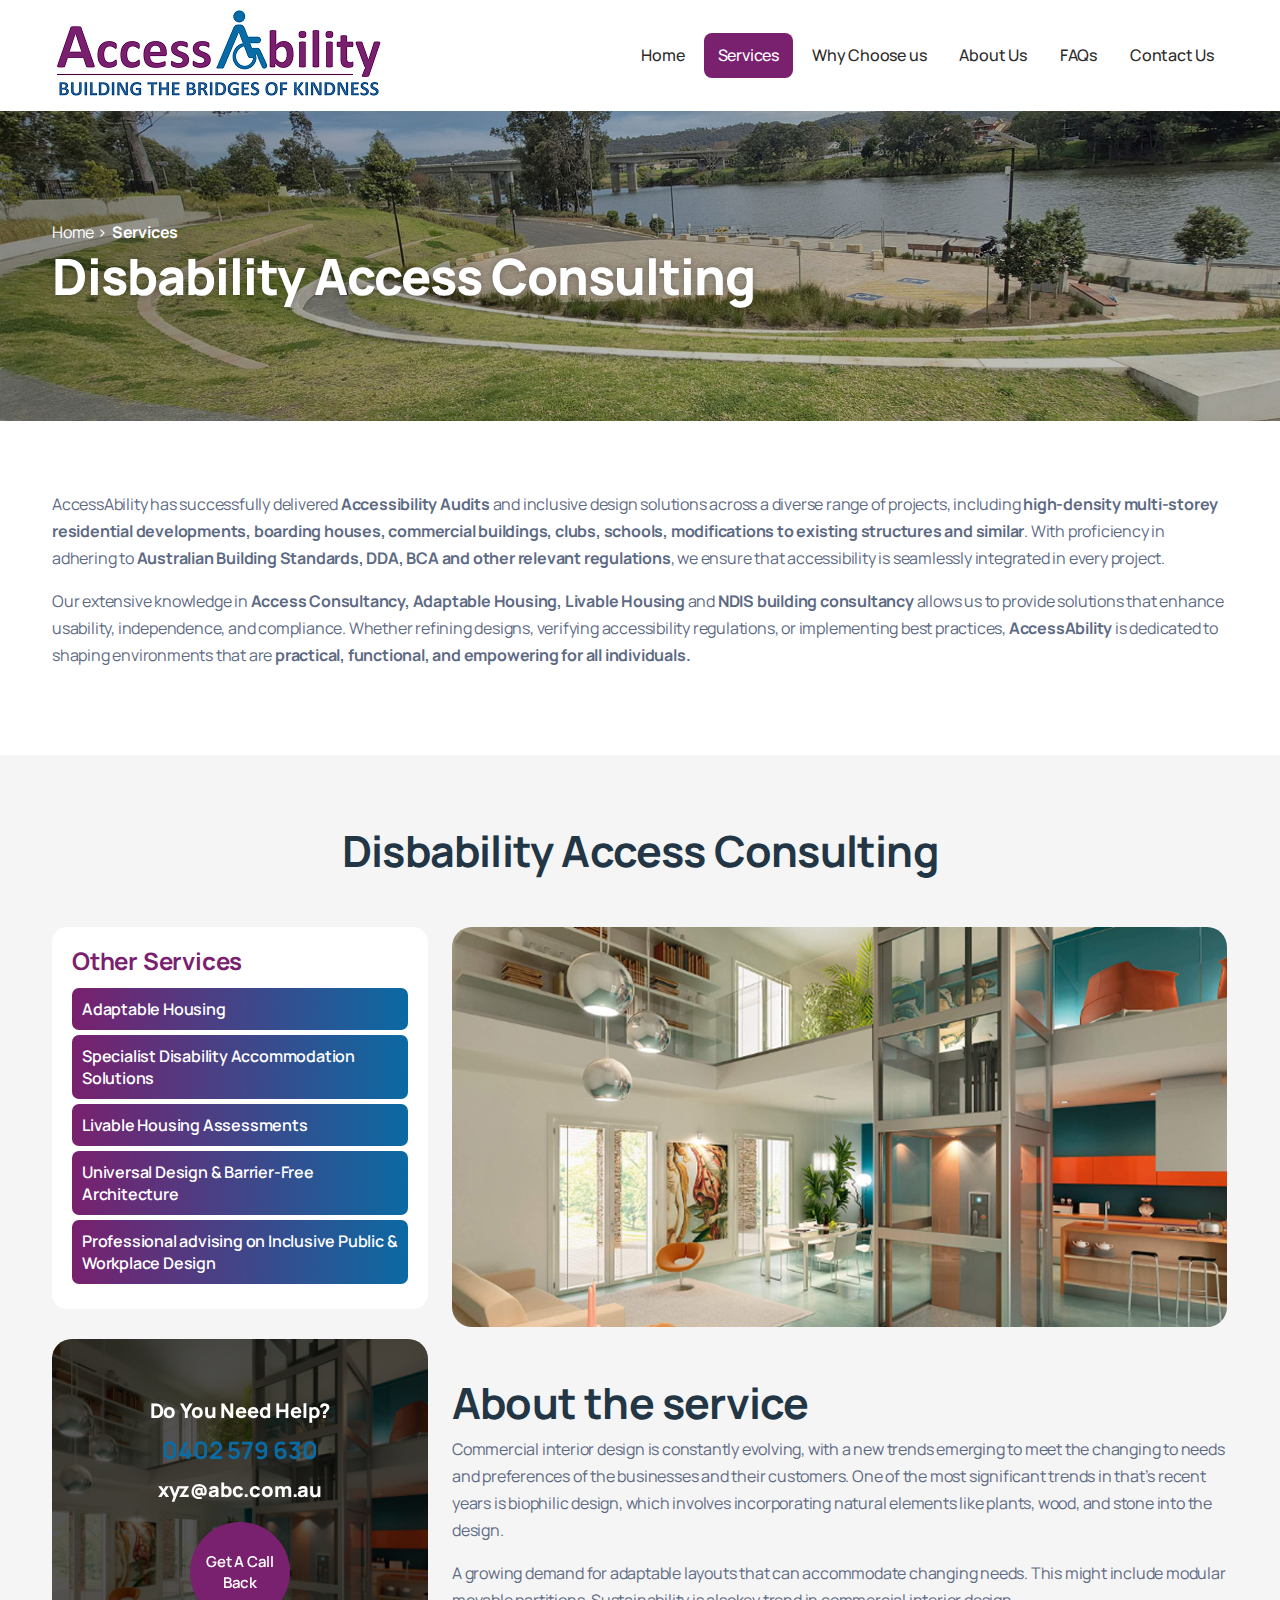
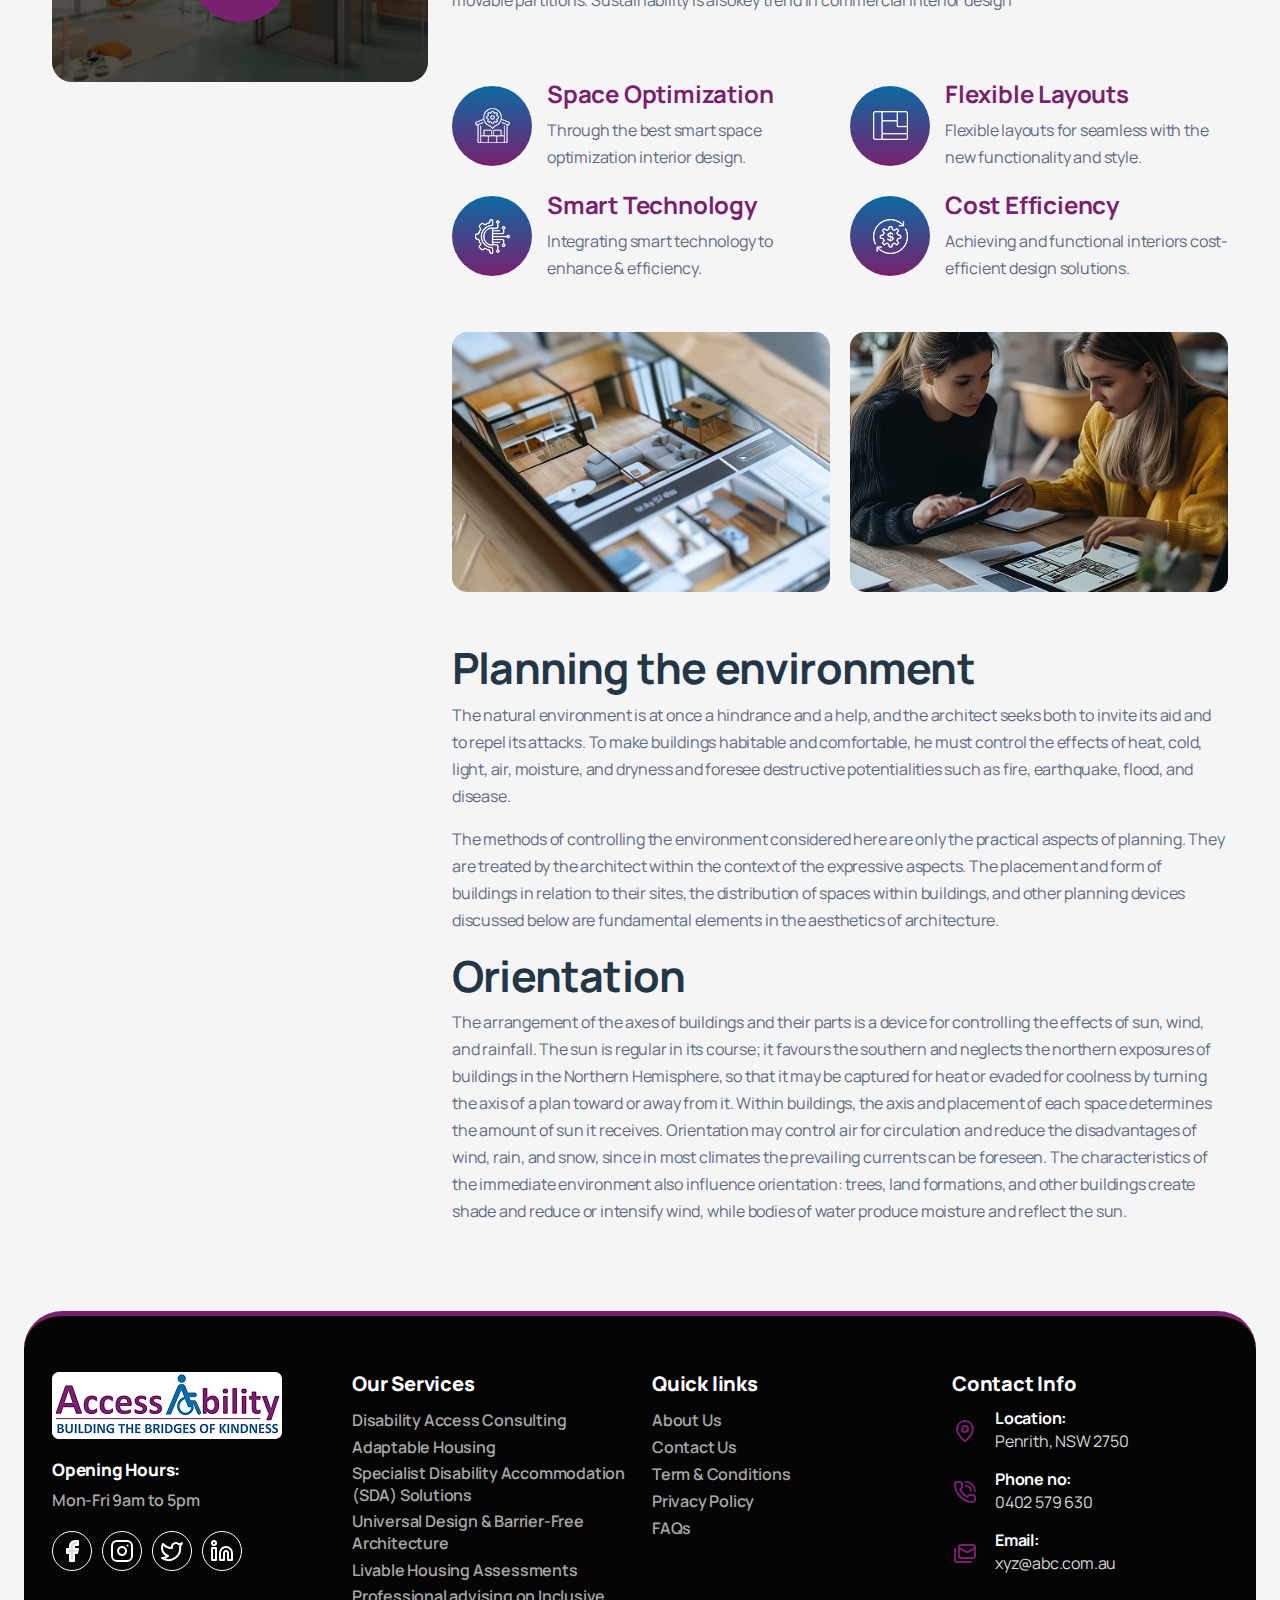
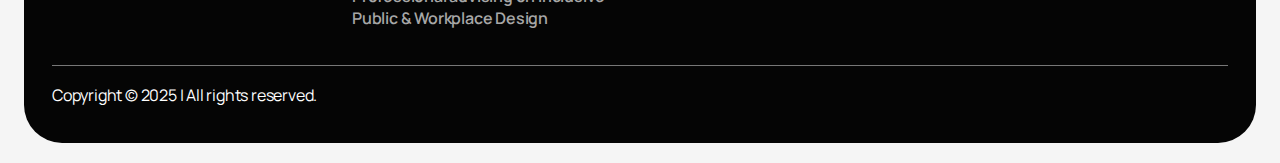
<file: service-detail.html>
<!DOCTYPE html>
<html lang="en">
<head>
    <title>Service AccessAbility</title>
    <meta charset="UTF-8">
    <meta name="viewport" content="width=device-width, initial-scale=1.0">

    <link href="https://unpkg.com/aos@2.3.1/dist/aos.css" rel="stylesheet">

    <link href="./css/bootstrap.min.css" rel="stylesheet">
    <link rel="stylesheet" href="./css/owl.carousel.min.css">
    <link rel="stylesheet" href="./css/owl.theme.default.min.css">
    


    <script src="./js/bootstrap.bundle.min.js"></script>
    <script src="./js/jquery.min.js"></script>
    <script src="./js/custom.js"></script>
    <script src="./js/owl.carousel.js"></script>
<script src="./js/owl.carousel2.thumbs.js"></script>
    <script src="https://unpkg.com/aos@2.3.1/dist/aos.js"></script>
    
    <link rel="stylesheet" href="style.css">
    <link rel="stylesheet" href="responsive.css">
    
</head>
<body>
<header>
  <div class="container">
    <div class="header-row">
        <a class="logo" href="index.html"><img src="./images/logo.png" alt=""></a>
      <button class="menu-toggle">
        <span></span>
        <span></span>
        <span></span>
      </button>
      <div class="navigation">
        <span class="close-btn-menu"></span>
        <ul class="main-menu">
          <li><a href="index.html">Home</a></li>
          <li class="active"><a href="service.html">Services</a></li>
          <li><a href="why-choose.html">Why Choose us</a></li>
          <li><a href="about-us.html">About Us</a></li>
          <li><a href="Faq.html">FAQs</a></li>
          <li><a href="Contact.html">Contact Us</a></li>
        </ul>
      </div>
    </div>
  </div>
</header>
<div class="pages-banner-title">
	<img src="./images/banner-aces.jpg">
	<div class="container">
		<ul class="breadcrums">
			<li>Home > </li>
			<li><strong>Services</strong></li>
		</ul>
		<h1 class="page-title">Disbability Access Consulting</h1>
	</div>
</div>

<div class="service-content padd-70 bg-white">
  <div class="container">
  <p>AccessAbility has successfully delivered <strong>Accessibility Audits</strong> and inclusive design solutions across a diverse range of projects, including <strong>high-density multi-storey residential developments, boarding houses, commercial buildings, clubs, schools, modifications to existing structures and similar</strong>. With proficiency in adhering to <strong>Australian Building Standards, DDA, BCA and other relevant regulations</strong>, we ensure that accessibility is seamlessly integrated in every project.</p>

<p>Our extensive knowledge in <strong>Access Consultancy, Adaptable Housing, Livable Housing</strong> and <strong>NDIS building consultancy</strong> allows us to provide solutions that enhance usability, independence, and compliance. Whether refining designs, verifying accessibility regulations, or implementing best practices, <strong>AccessAbility</strong> is dedicated to shaping environments that are <strong>practical, functional, and empowering for all individuals.</strong></p>
</div>
</div>

<div class="service-detail padd-70">
  <div class="container">
    <h2 class="text-center mb-30">Disbability Access Consulting</h2>
    <div class="row">
      <div class="col-md-4">
        <div class="sidebar">
              <div class="other-services">
          <h4>Other Services</h4>
    <a href="#">Adaptable Housing</a>
    <a href="#">Specialist Disability Accommodation Solutions</a>
    <a href="#">Livable Housing Assessments</a>
    <a href="#">Universal Design & Barrier-Free Architecture</a>
    <a href="#">Professional advising on Inclusive Public & Workplace Design</a>
        </div>
        <div class="help-card">
          <div class="help-content">
            <h5>Do You Need Help?</h5>
          <h4><a href="tel:+0402 579 630">0402 579 630</a></h4>
          <h5><a href="mailto:xyz@abc.com.au ">xyz@abc.com.au </a></h5>
          <a class="circle-btn" href="#">Get A Call Back</a>
          </div>
        </div>
        </div>
      </div>
        <div class="col-md-8">
    <div class="service-detail-main-pic radius-20  pb-50"><img class="radius-20" src="./images/mini-banner.jpg" alt=""></div>
    <h2>About the service</h2>
    <p>Commercial interior design is constantly evolving, with a new trends emerging to meet the changing to needs and preferences of the businesses and their customers. One of the most significant trends in that’s recent years is biophilic design, which involves incorporating natural elements like plants, wood, and stone into the design.</p>
    <p>A growing demand for adaptable layouts that can accommodate changing needs. This might include modular movable partitions. Sustainability is alsokey trend in commercial interior design</p>
    <div class="facality-row padd-50">
       <div class="facality-col">
      <div class="service-icon"><img src="./images/space.png" alt=""></div>
      <div class="content">
        <h4>Space Optimization</h4>
      <p>Through the best smart space optimization interior design.</p>
      </div>
    </div>
           <div class="facality-col">
      <div class="service-icon"><img src="./images/flexible.png" alt=""></div>
      <div class="content">
        <h4>Flexible Layouts</h4>
      <p>Flexible layouts for seamless with the new functionality and style.</p>
      </div>
    </div>
           <div class="facality-col">
      <div class="service-icon"><img src="./images/technology.png" alt=""></div>
      <div class="content">
        <h4>Smart Technology</h4>
      <p>Integrating smart technology to enhance & efficiency.</p>
      </div>
    </div>
           <div class="facality-col">
      <div class="service-icon"><img src="./images/cost.png" alt=""></div>
      <div class="content">
        <h4>Cost Efficiency</h4>
      <p>Achieving and functional interiors cost-efficient design solutions.</p>
      </div>
    </div>
      </div>
      <div class="two-service pb-50">
        <span class="img-effect radius-15"><img src="./images/sevice-demo-1.jpg" alt=""></span>
        <span class="img-effect radius-15"><img src="./images/sevice-demo-2.jpg" alt=""></span>
      </div>
      <h2>Planning the environment</h2>
      <p>The natural environment is at once a hindrance and a help, and the architect seeks both to invite its aid and to repel its attacks. To make buildings habitable and comfortable, he must control the effects of heat, cold, light, air, moisture, and dryness and foresee destructive potentialities such as fire, earthquake, flood, and disease.</p>
      <p>The methods of controlling the environment considered here are only the practical aspects of planning. They are treated by the architect within the context of the expressive aspects. The placement and form of buildings in relation to their sites, the distribution of spaces within buildings, and other planning devices discussed below are fundamental elements in the aesthetics of architecture.</p>
      <h2>Orientation</h2>
      <p>The arrangement of the axes of buildings and their parts is a device for controlling the effects of sun, wind, and rainfall. The sun is regular in its course; it favours the southern and neglects the northern exposures of buildings in the Northern Hemisphere, so that it may be captured for heat or evaded for coolness by turning the axis of a plan toward or away from it. Within buildings, the axis and placement of each space determines the amount of sun it receives. Orientation may control air for circulation and reduce the disadvantages of wind, rain, and snow, since in most climates the prevailing currents can be foreseen. The characteristics of the immediate environment also influence orientation: trees, land formations, and other buildings create shade and reduce or intensify wind, while bodies of water produce moisture and reflect the sun.</p>
    </div>
  </div>
</div>
 </div>
<footer>
  <div class="container">
    <div class="row">
      <div class="col-md-3 first-col">
        <a class="footer-logo" href="index.html"><img src="./images/footer-logo.png" alt=""></a>
        <p><strong>Opening Hours:</strong> <br>
        Mon-Fri 9am to 5pm</p>
        <div class="social-icons">
          <a href="#"><img src="./images/facebook.svg" alt=""></a>
          <a href="#"><img src="./images/instagram.svg" alt=""></a>
          <a href="#"><img src="./images/twitter.svg" alt=""></a>
          <a href="#"><img src="./images/linkedin.svg" alt=""></a>
        </div>
      </div>
      <div class="col-md-3">
        <h5>Our Services</h5>
        <ul>
         <li><a href="#">Disability Access Consulting </a></li>
         <li><a href="#">Adaptable Housing</a></li>
         <li><a href="#">Specialist Disability Accommodation (SDA) Solutions</a></li>
         <li><a href="#">Universal Design  & Barrier-Free Architecture</a></li>
         <li><a href="#">Livable Housing Assessments</a></li>
         <li><a href="#">Professional advising on Inclusive Public & Workplace Design</a></li>
        </ul>
      </div>
      <div class="col-md-3">
        <h5>Quick links</h5>
        <ul>
          <li><a href="about-us.html">About Us</a></li>
          <li><a href="custom.js">Contact Us</a></li>
          <li><a href="#">Term & Conditions</a></li>
          <li><a href="#">Privacy Policy</a></li>
          <li><a href="Faq.html">FAQs </a></li>
        </ul>
      </div>
      <div class="col-md-3">
        <h5>Contact Info</h5>
        <div class="connect-detail">
               <a href="#"><span class="connect-pic"><img src="./images/map-pin.svg" alt=""></span> <span><strong>Location:</strong> <br>Penrith, NSW 2750</span></a>
        <a href="#"><span class="connect-pic"><img src="./images/phone-call.svg" alt=""></span> <span><strong>Phone no:</strong> <br>0402 579 630     </span></a>
        <a href="#"><span class="connect-pic"><img src="./images/mails.svg" alt=""></span> <span><strong>Email:</strong> <br>xyz@abc.com.au      </span></a>
        </div>
      </div>
    </div>
    <div class="copyright">Copyright © 2025  | All rights reserved.</div>
  </div>
</footer>
    <script src="./js/custom.js"></script>
</body>
</html>
</file>
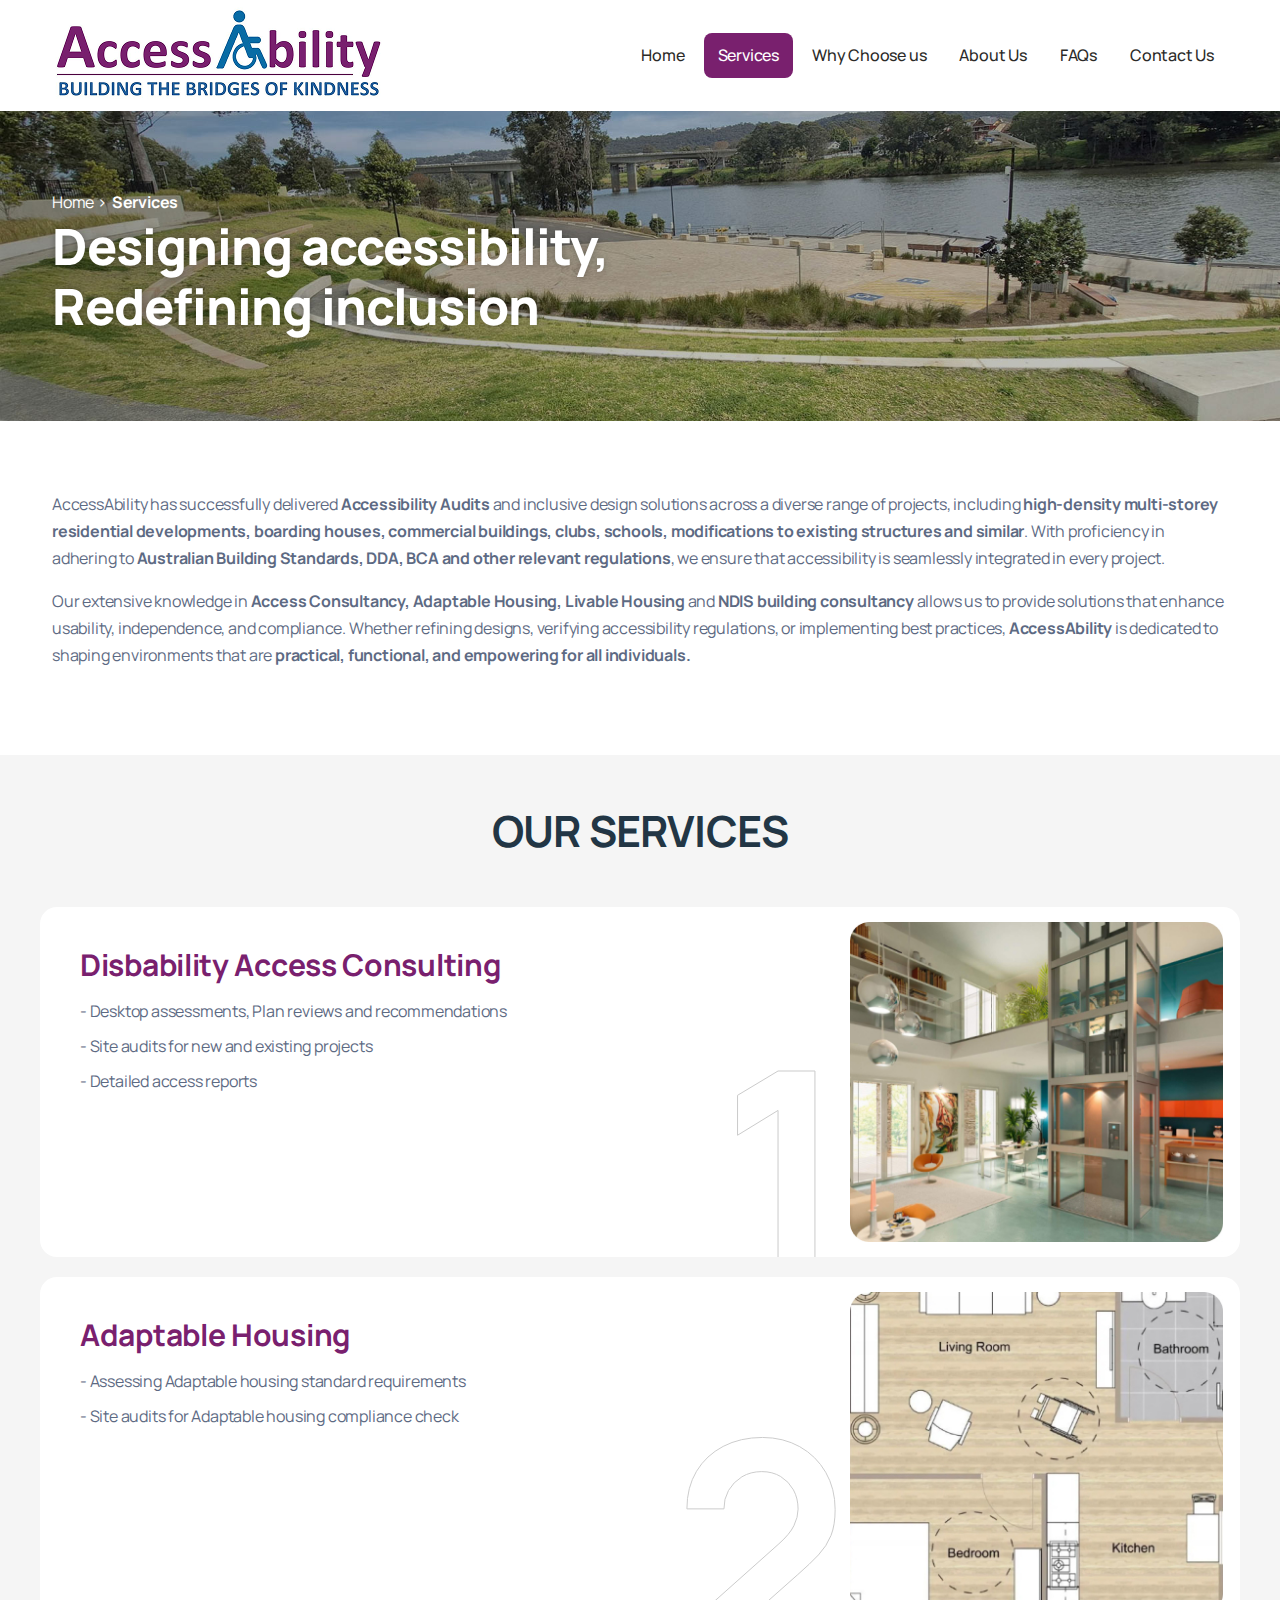
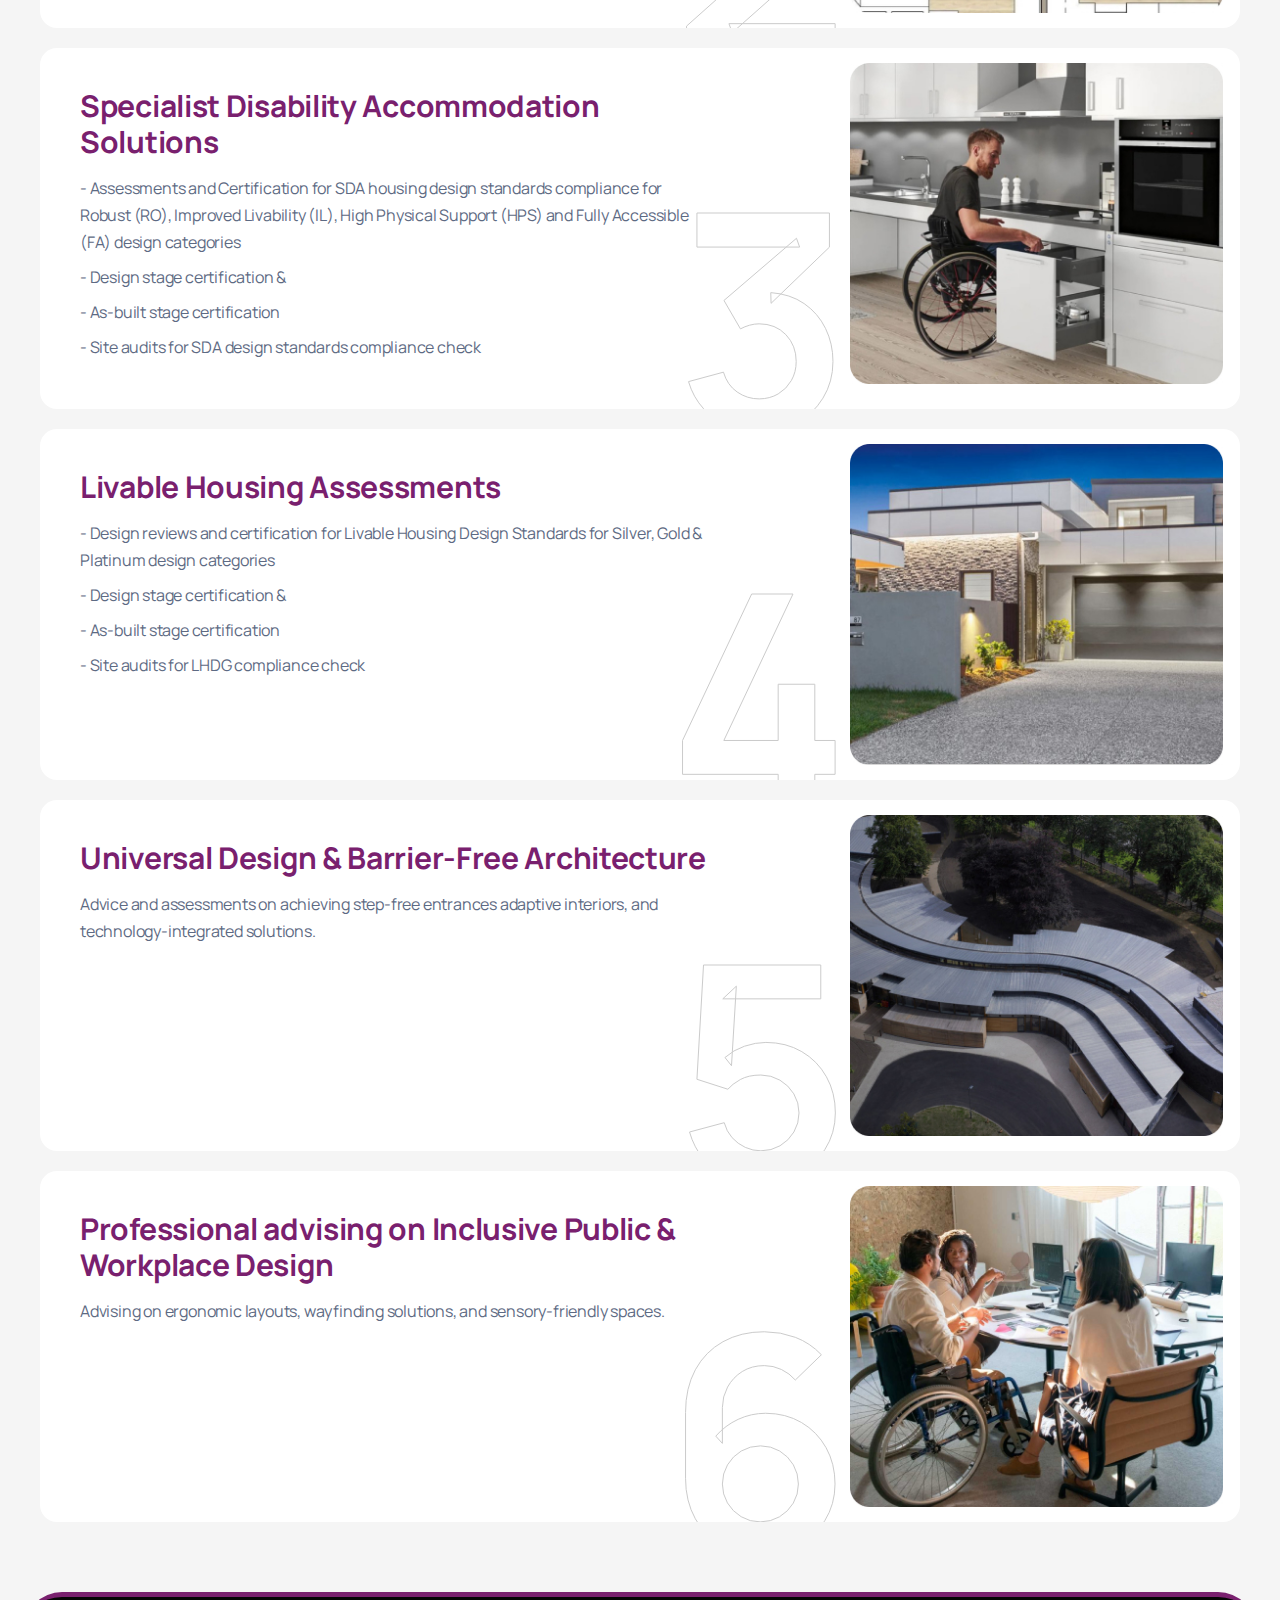
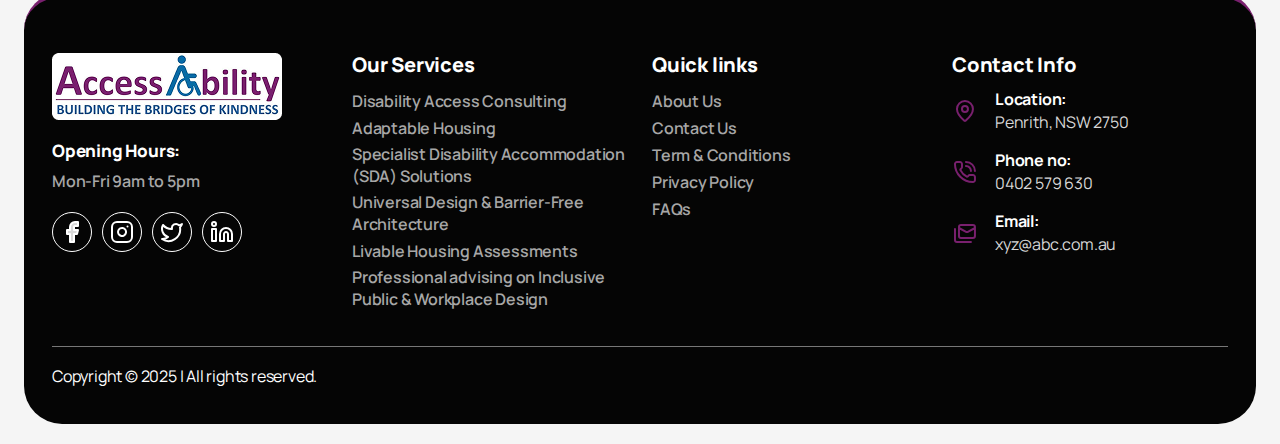
<file: service.html>
<!DOCTYPE html>
<html lang="en">
<head>
    <title>Service AccessAbility</title>
    <meta charset="UTF-8">
    <meta name="viewport" content="width=device-width, initial-scale=1.0">

    <link href="https://unpkg.com/aos@2.3.1/dist/aos.css" rel="stylesheet">

    <link href="./css/bootstrap.min.css" rel="stylesheet">
    <link rel="stylesheet" href="./css/owl.carousel.min.css">
    <link rel="stylesheet" href="./css/owl.theme.default.min.css">
    


    <script src="./js/bootstrap.bundle.min.js"></script>
    <script src="./js/jquery.min.js"></script>
    <script src="./js/custom.js"></script>
    <script src="./js/owl.carousel.js"></script>
<script src="./js/owl.carousel2.thumbs.js"></script>
    <script src="https://unpkg.com/aos@2.3.1/dist/aos.js"></script>
    
    <link rel="stylesheet" href="style.css">
    <link rel="stylesheet" href="responsive.css">
    
</head>
<body>
<header>
  <div class="container">
    <div class="header-row">
        <a class="logo" href="index.html"><img src="./images/logo.png" alt=""></a>
      <button class="menu-toggle">
        <span></span>
        <span></span>
        <span></span>
      </button>
      <div class="navigation">
        <span class="close-btn-menu"></span>
        <ul class="main-menu">
          <li><a href="index.html">Home</a></li>
          <li class="active"><a href="service.html">Services</a></li>
          <li><a href="why-choose.html">Why Choose us</a></li>
          <li><a href="about-us.html">About Us</a></li>
          <li><a href="Faq.html">FAQs</a></li>
          <li><a href="Contact.html">Contact Us</a></li>
        </ul>
      </div>
    </div>
  </div>
</header>
<div class="pages-banner-title">
	<img src="./images/banner-aces.jpg">
	<div class="container">
		<ul class="breadcrums">
			<li>Home > </li>
			<li><strong>Services</strong></li>
		</ul>
		<h1 class="page-title">Designing accessibility, <br>Redefining inclusion</h1>
	</div>
</div>

<div class="service-content padd-70 bg-white">
  <div class="container">
  <p>AccessAbility has successfully delivered <strong>Accessibility Audits</strong> and inclusive design solutions across a diverse range of projects, including <strong>high-density multi-storey residential developments, boarding houses, commercial buildings, clubs, schools, modifications to existing structures and similar</strong>. With proficiency in adhering to <strong>Australian Building Standards, DDA, BCA and other relevant regulations</strong>, we ensure that accessibility is seamlessly integrated in every project.</p>

<p>Our extensive knowledge in <strong>Access Consultancy, Adaptable Housing, Livable Housing</strong> and <strong>NDIS building consultancy</strong> allows us to provide solutions that enhance usability, independence, and compliance. Whether refining designs, verifying accessibility regulations, or implementing best practices, <strong>AccessAbility</strong> is dedicated to shaping environments that are <strong>practical, functional, and empowering for all individuals.</strong></p>
</div>
</div>

<div class="services-list padd-50">
  <div class="container">
    <h2 class="text-center">OUR SERVICES </h2>
    <div class="row list-items-service">
      <div class="col-sm-8 service-col">
        <h3><a href="service-detail.html">Disbability Access Consulting</a></h3>
        <ul>
          <li>- Desktop assessments, Plan reviews and recommendations</li>
          <li>- Site audits for new and existing projects</li>
          <li>- Detailed access reports</li>
        </ul>
      </div>
      <div class="col-sm-4">
        <div class="service-pics-list">
          <span class="number-service">1</span>
          <img src="./images/service-item-1.jpg">
        </div>
      </div>
    </div>

     <div class="row list-items-service">
      <div class="col-sm-8 service-col">
        <h3><a href="service-detail.html">Adaptable Housing</a></h3>
        <ul>
          <li>- Assessing Adaptable housing standard requirements </li>
          <li>- Site audits for Adaptable housing compliance check</li>
        </ul>
      </div>
      <div class="col-sm-4">
        <div class="service-pics-list">
          <span class="number-service">2</span>
          <img src="./images/service-item-2.jpg">
        </div>
      </div>
    </div>

     <div class="row list-items-service">
      <div class="col-sm-8 service-col">
        <h3><a href="service-detail.html">Specialist Disability Accommodation Solutions</a></h3>
        <ul>
          <li>- Assessments and Certification for SDA housing design standards compliance for Robust (RO), Improved Livability (IL), High Physical Support (HPS) and Fully Accessible (FA) design categories</li>
          <li>- Design stage certification &</li>
          <li>- As-built stage certification</li>
          <li>- Site audits for SDA design standards compliance check</li>
        </ul>
      </div>
      <div class="col-sm-4">
        <div class="service-pics-list">
          <span class="number-service">3</span>
          <img src="./images/service-item-3.jpg">
        </div>
      </div>
    </div>

     <div class="row list-items-service">
      <div class="col-sm-8 service-col">
        <h3><a href="service-detail.html">Livable Housing Assessments</a></h3>
        <ul>
          <li>- Design reviews and certification for Livable Housing Design Standards for Silver, Gold & Platinum design categories</li>
          <li>- Design stage certification &</li>
          <li>- As-built stage certification</li>
          <li>- Site audits for LHDG compliance check</li>
        </ul>
      </div>
      <div class="col-sm-4">
        <div class="service-pics-list">
          <span class="number-service">4</span>
          <img src="./images/service-item-4.jpg">
        </div>
      </div>
    </div>

     <div class="row list-items-service">
      <div class="col-sm-8 service-col">
        <h3><a href="service-detail.html">Universal Design & Barrier-Free Architecture</a></h3>
        <ul>
          <li>Advice and assessments on achieving step-free entrances adaptive interiors, and technology-integrated solutions.</li>
        </ul>
      </div>
      <div class="col-sm-4">
        <div class="service-pics-list">
          <span class="number-service">5</span>
          <img src="./images/service-item-5.jpg">
        </div>
      </div>
    </div>

     <div class="row list-items-service">
      <div class="col-sm-8 service-col">
        <h3><a href="service-detail.html">Professional advising on Inclusive Public & Workplace Design</a></h3>
        <ul>
          <li>Advising on ergonomic layouts, wayfinding solutions, and sensory-friendly spaces.</li>
        </ul>
      </div>
      <div class="col-sm-4">
        <div class="service-pics-list">
          <span class="number-service">6</span>
          <img src="./images/service-item-6.jpg">
        </div>
      </div>
    </div>

  </div>
</div>
 
<footer>
  <div class="container">
    <div class="row">
      <div class="col-md-3 first-col">
        <a class="footer-logo" href="index.html"><img src="./images/footer-logo.png" alt=""></a>
        <p><strong>Opening Hours:</strong> <br>
        Mon-Fri 9am to 5pm</p>
        <div class="social-icons">
          <a href="#"><img src="./images/facebook.svg" alt=""></a>
          <a href="#"><img src="./images/instagram.svg" alt=""></a>
          <a href="#"><img src="./images/twitter.svg" alt=""></a>
          <a href="#"><img src="./images/linkedin.svg" alt=""></a>
        </div>
      </div>
      <div class="col-md-3">
        <h5>Our Services</h5>
        <ul>
         <li><a href="#">Disability Access Consulting </a></li>
         <li><a href="#">Adaptable Housing</a></li>
         <li><a href="#">Specialist Disability Accommodation (SDA) Solutions</a></li>
         <li><a href="#">Universal Design  & Barrier-Free Architecture</a></li>
         <li><a href="#">Livable Housing Assessments</a></li>
         <li><a href="#">Professional advising on Inclusive Public & Workplace Design</a></li>
        </ul>
      </div>
      <div class="col-md-3">
        <h5>Quick links</h5>
        <ul>
          <li><a href="about-us.html">About Us</a></li>
          <li><a href="custom.js">Contact Us</a></li>
          <li><a href="#">Term & Conditions</a></li>
          <li><a href="#">Privacy Policy</a></li>
          <li><a href="Faq.html">FAQs </a></li>
        </ul>
      </div>
      <div class="col-md-3">
        <h5>Contact Info</h5>
        <div class="connect-detail">
               <a href="#"><span class="connect-pic"><img src="./images/map-pin.svg" alt=""></span> <span><strong>Location:</strong> <br>Penrith, NSW 2750</span></a>
        <a href="#"><span class="connect-pic"><img src="./images/phone-call.svg" alt=""></span> <span><strong>Phone no:</strong> <br>0402 579 630     </span></a>
        <a href="#"><span class="connect-pic"><img src="./images/mails.svg" alt=""></span> <span><strong>Email:</strong> <br>xyz@abc.com.au      </span></a>
        </div>
      </div>
    </div>
    <div class="copyright">Copyright © 2025  | All rights reserved.</div>
  </div>
</footer>
    <script src="./js/custom.js"></script>
</body>
</html>
</file>
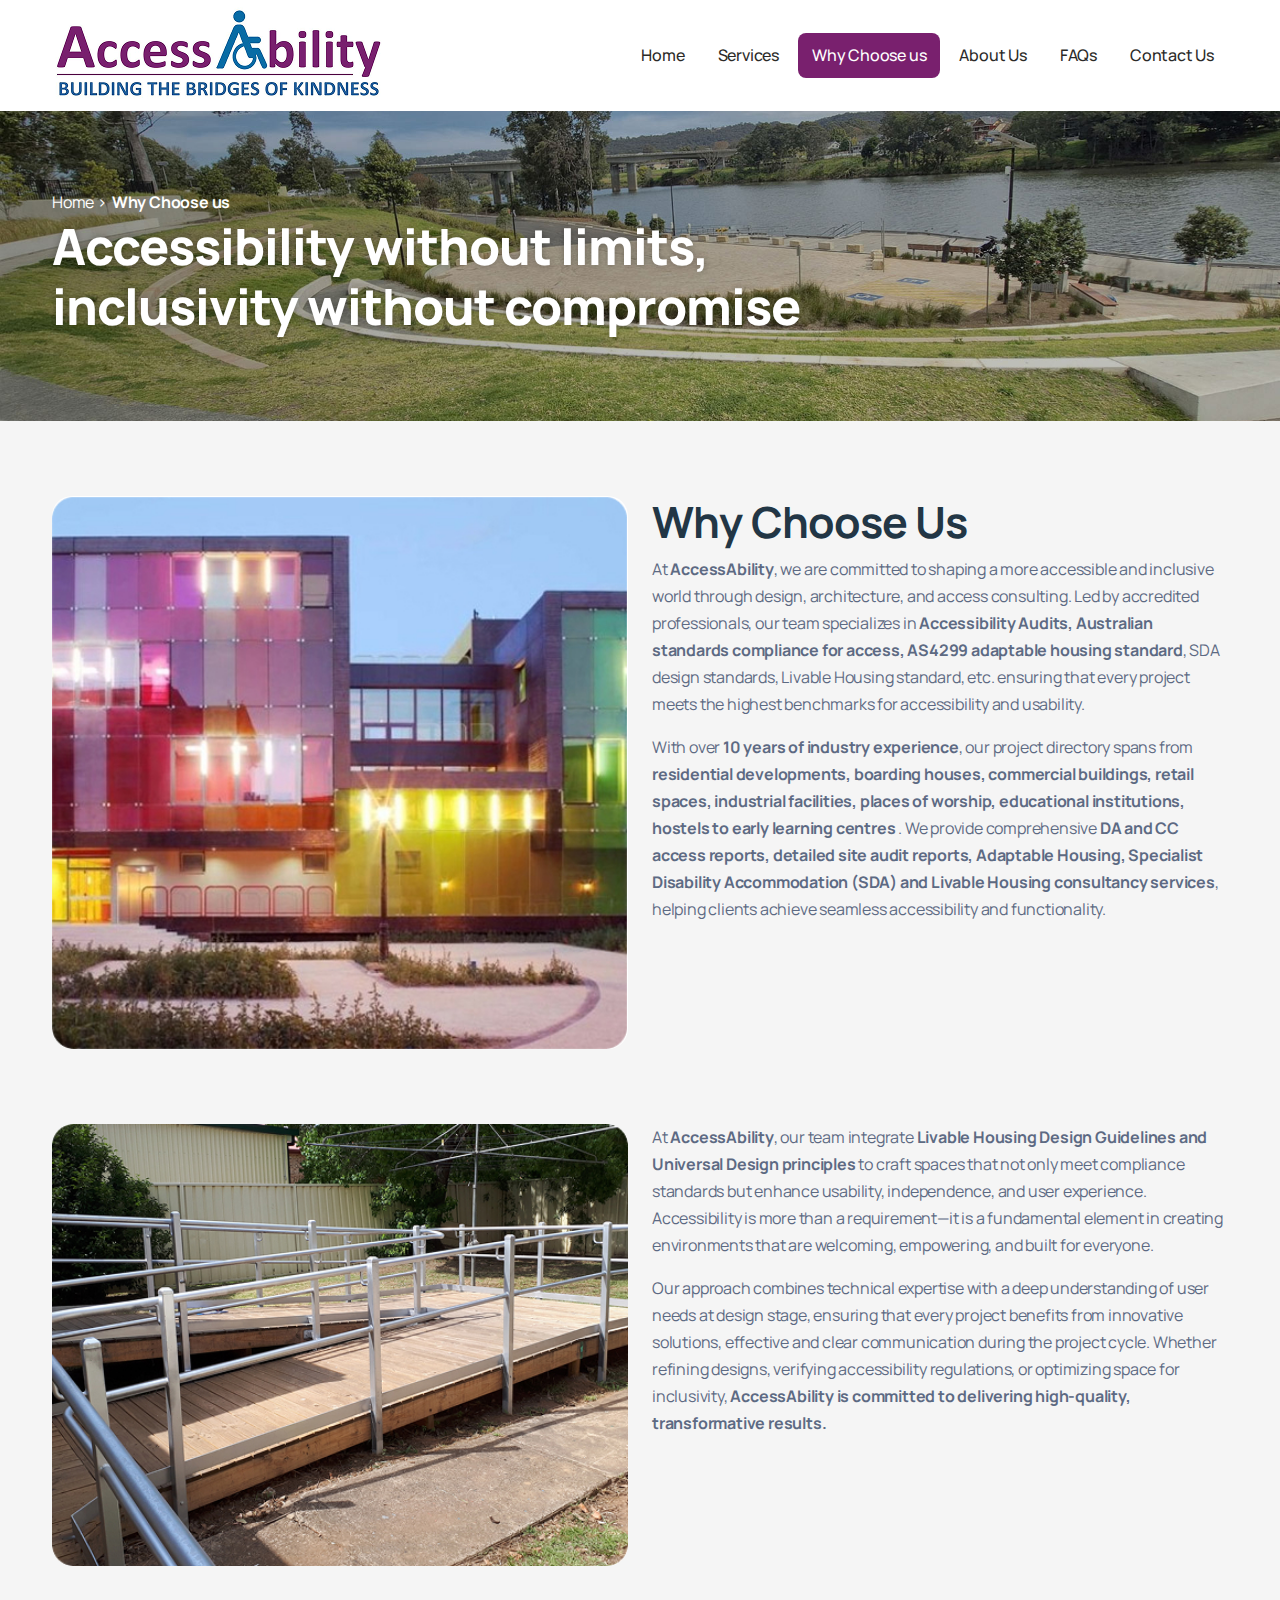
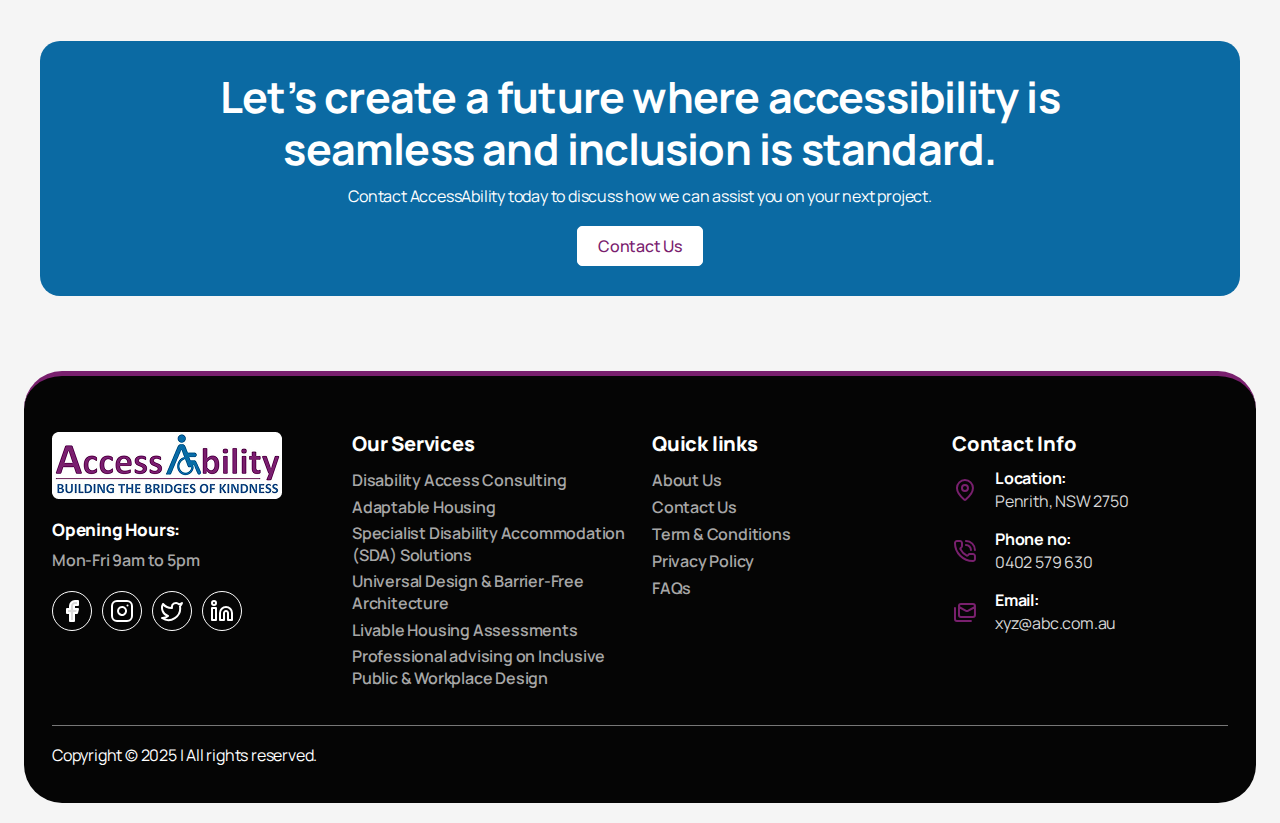
<file: why-choose.html>
<!DOCTYPE html>
<html lang="en">
<head>
    <title>About Us AccessAbility</title>
    <meta charset="UTF-8">
    <meta name="viewport" content="width=device-width, initial-scale=1.0">

    <link href="https://unpkg.com/aos@2.3.1/dist/aos.css" rel="stylesheet">

    <link href="./css/bootstrap.min.css" rel="stylesheet">
    <link rel="stylesheet" href="./css/owl.carousel.min.css">
    <link rel="stylesheet" href="./css/owl.theme.default.min.css">
    


    <script src="./js/bootstrap.bundle.min.js"></script>
    <script src="./js/jquery.min.js"></script>
    <script src="./js/custom.js"></script>
    <script src="./js/owl.carousel.js"></script>
<script src="./js/owl.carousel2.thumbs.js"></script>
    <script src="https://unpkg.com/aos@2.3.1/dist/aos.js"></script>
    
    <link rel="stylesheet" href="style.css">
    <link rel="stylesheet" href="responsive.css">
    
</head>
<body>
<header>
  <div class="container">
    <div class="header-row">
      <a class="logo" href="index.html"><img src="./images/logo.png" alt=""></a>
      <button class="menu-toggle">
        <span></span>
        <span></span>
        <span></span>
      </button>
      <div class="navigation">
        <span class="close-btn-menu"></span>
        <ul class="main-menu">
          <li><a href="index.html">Home</a></li>
          <li><a href="service.html">Services</a></li>
          <li class="active"><a href="why-choose.html">Why Choose us</a></li>
          <li><a href="about-us.html">About Us</a></li>
          <li><a href="Faq.html">FAQs</a></li>
          <li><a href="Contact.html">Contact Us</a></li>
        </ul>
      </div>
    </div>
  </div>
</header>
<div class="pages-banner-title">
	<img src="./images/banner-aces.jpg">
	<div class="container">
		<ul class="breadcrums">
			<li>Home > </li>
			<li><strong>Why Choose us</strong></li>
		</ul>
		<h1 class="page-title">Accessibility without limits, <br> inclusivity without compromise</h1>
	</div>
</div>

<div class="choose-section padd-75">
  <div class="container">
    <div class="row">
     <div class="col-md-6"> <div class="radius-20 img-effect"><img src="./images/choose-1.jpg" alt=""></div></div>
      <div class="col-md-6">
        <h2>Why Choose Us</h2>
        <p>At <strong>AccessAbility</strong>, we are committed to shaping a more accessible and inclusive world through design, architecture, and access consulting. Led by accredited professionals, our team specializes in <strong>Accessibility Audits, Australian standards compliance for access, AS4299 adaptable housing standard</strong>, SDA design standards, Livable Housing standard, etc. ensuring that every project meets the highest benchmarks for accessibility and usability.</p>
        <p>With over <strong>10 years of industry experience</strong>, our project directory spans from <strong>residential developments, boarding houses, commercial buildings, retail spaces, industrial facilities, places of worship, educational institutions, hostels to early learning centres</strong> . We provide comprehensive <strong>DA and CC access reports, detailed site audit reports, Adaptable Housing, Specialist Disability Accommodation (SDA) and Livable Housing consultancy services</strong>, helping clients achieve seamless accessibility and functionality.</p>
      </div>
      <div class="col-md-6 order-2">
        <p>At <strong>AccessAbility</strong>, our team integrate <strong> Livable Housing Design Guidelines and Universal Design principles</strong> to craft spaces that not only meet compliance standards but enhance usability, independence, and user experience. Accessibility is more than a requirement—it is a fundamental element in creating environments that are welcoming, empowering, and built for everyone.</p>
        <p>Our approach combines technical expertise with a deep understanding of user needs at design stage, ensuring that every project benefits from innovative solutions, effective and clear communication during the project cycle. Whether refining designs, verifying accessibility regulations, or optimizing space for inclusivity, <strong>AccessAbility is committed to delivering high-quality, transformative results.</strong></p>
      </div>
       <div class="col-md-6"> <div class="radius-20 img-effect"><img src="./images/choose-2.jpg" alt=""></div></div>
    </div>
  </div>
</div>
<div class="cta pb-75">
  <div class="container">
    <h2>Let’s create a future where accessibility is <br> seamless and inclusion is standard.</h2>
    <p>Contact AccessAbility today to discuss how we can assist you on your next project.</p>
    <a class="btn" href="#">Contact Us</a>
  </div>
</div>

<footer>
  <div class="container">
    <div class="row">
      <div class="col-md-3 first-col">
        <a class="footer-logo" href="index.html"><img src="./images/footer-logo.png" alt=""></a>
        <p><strong>Opening Hours:</strong> <br>
        Mon-Fri 9am to 5pm</p>
        <div class="social-icons">
          <a href="#"><img src="./images/facebook.svg" alt=""></a>
          <a href="#"><img src="./images/instagram.svg" alt=""></a>
          <a href="#"><img src="./images/twitter.svg" alt=""></a>
          <a href="#"><img src="./images/linkedin.svg" alt=""></a>
        </div>
      </div>
      <div class="col-md-3">
        <h5>Our Services</h5>
        <ul>
         <li><a href="#">Disability Access Consulting </a></li>
         <li><a href="#">Adaptable Housing</a></li>
         <li><a href="#">Specialist Disability Accommodation (SDA) Solutions</a></li>
         <li><a href="#">Universal Design  & Barrier-Free Architecture</a></li>
         <li><a href="#">Livable Housing Assessments</a></li>
         <li><a href="#">Professional advising on Inclusive Public & Workplace Design</a></li>
        </ul>
      </div>
      <div class="col-md-3">
        <h5>Quick links</h5>
        <ul>
          <li><a href="about-us.html">About Us</a></li>
          <li><a href="custom.js">Contact Us</a></li>
          <li><a href="#">Term & Conditions</a></li>
          <li><a href="#">Privacy Policy</a></li>
          <li><a href="Faq.html">FAQs </a></li>
        </ul>
      </div>
      <div class="col-md-3">
        <h5>Contact Info</h5>
        <div class="connect-detail">
               <a href="#"><span class="connect-pic"><img src="./images/map-pin.svg" alt=""></span> <span><strong>Location:</strong> <br>Penrith, NSW 2750</span></a>
        <a href="#"><span class="connect-pic"><img src="./images/phone-call.svg" alt=""></span> <span><strong>Phone no:</strong> <br>0402 579 630     </span></a>
        <a href="#"><span class="connect-pic"><img src="./images/mails.svg" alt=""></span> <span><strong>Email:</strong> <br>xyz@abc.com.au      </span></a>
        </div>
      </div>
    </div>
    <div class="copyright">Copyright © 2025  | All rights reserved.</div>
  </div>
</footer>
    <script src="./js/custom.js"></script>
</body>
</html>
</file>
<file: style.css>
@import url('https://fonts.googleapis.com/css2?family=Manrope:wght@200..800&display=swap');
body {
	font-size: 16px;
	color: #5D6A83;
	line-height: 27px;
	 font-family: "Manrope", sans-serif;
	font-weight: 400;
	letter-spacing: -0.2px;
	background-color: #F5F5F5;
}
 @media (min-width: 1200px) {
    .container {
    max-width: 1200px;
}

 }

a { text-decoration: none; color: #000; }
a:hover {    color: #79206E;}


h1 { font-size: 50px; font-weight: 800; color: #fff;}
h1 span { color: #93D7FF; line-height: 54px;}
h2 {
    font-size: 43px;
    font-weight: 700;
    color: #223645;
    letter-spacing: -0.8px;
}
h2 span {color: #79206E;}
h3 { font-size: 36px;}
h4 { font-size: 24px; font-weight: 700; color: #79206E;}
h5 { font-size: 20px; font-weight: 800;}
h6 { font-size: 15px; font-weight: 700; margin: 0;}

.padd-70{    padding: 70px 0;}
.padd-75 {    padding: 75px 0;}
.padd-60 {    padding: 60px 0;}
.padd-50 {    padding: 50px 0;}
.pr-40{padding-right: 40px;}
.pb-75{padding-bottom: 75px;}
.pb-50{padding-bottom: 50px;}

.bg-white { background-color: #fff; }

.radius-15 {    border-radius: 15px;}
.radius-20 {    border-radius: 20px;}
.radius-50 {    border-radius: 50%;}
.img-effect {	overflow: hidden;}
.img-effect img{
	width: 100%;
	height: 100%;
	transition: 0.3s;
}
.img-effect:hover img{transform: scale(1.1);}
ul{
	padding: 0;
    margin: 0;
	list-style: none;
}
.btn {
    background-color: #79206E;
    font-size: 16px;
    font-weight: 500;
    color: #fff;
    border-radius: 5px;
    line-height: normal;
    padding: 8px 20px;
	border:  1px solid #79206E;
}
.btn:hover{
	color: #79206E;
	background-color: #fff;
	border-color: #79206E;
}
.link-btn {
    display: flex;
    align-items: center;
    gap: 6px;
}
.link-btn span {
    background-image: url(./images/arrow-dark.svg);
    background-repeat: no-repeat;
    background-position: center;
    background-size: 24px;
    width: 40px;
    height: 40px;
    display: inline-block;
    border-radius: 50%;
    box-shadow: 0px 0px 7px 0px rgb(0 0 0 / 15%);
}

.heading-top{font-size: 16px; font-weight: 600; color: #0B6AA3; line-height: 46px;}
header {
    background: #fff;
}
.header-row {
    display: flex;
    align-items: center;
    justify-content: space-between;
    padding: 7px 0px;
}
.main-menu {
    display: flex;
    gap: 5px;
}
.main-menu a {
    font-weight: 500;
    color: #2B2A28;
    padding: 9px 14px;
    border-radius: 8px;
    display: inline-block;
}
.main-menu .active a, .main-menu li:hover a{
	    background: #79206E;
		color: #fff;
}

.what-we-section {
    background: #fff;
}
.Services-secion h2 {
    text-align: center;
    margin-bottom: 54px;
}
.Services-secion .row {
    margin: 0px -17px;
    row-gap: 30px;
}
.Services-secion .col-md-4 {
    padding: 0px 17px;
}
.cards {
    padding: 26px 32px;
    height: 100%;
    display: flex;
    flex-direction: column;
    box-shadow: 0px 4px 4px 0px rgb(0 0 0 / 7%);
	transition: 0.3s;
	background-color: #fff;
}
.cards h4 {
    margin-bottom: 13px;
}
.cards .img-effect {
    margin: 16px  0px 26px 0px;
}
.cards.active, .cards:hover {
    background: #0B6AA3;
    background: linear-gradient(180deg, rgba(11, 106, 163, 1) 0%, rgba(121, 32, 110, 1) 100%);
}
.cards.active, .cards.active h4, .cards.active a, .cards:hover, .cards:hover h4, .cards:hover a {
    color: #fff;
}
.cards.active span, .cards:hover span{
	background-image: url(./images/arrow-white.svg);
	background-color: #0B6AA3;   
}
.testimonial  .inner-row {
    background: #062A40 url("./images/testimoinal-vectors.png");
    color: #fff;
    border-radius: 40px;
    justify-content: center;
    padding: 45px;
    background-repeat: no-repeat;
    background-position: bottom right;
}
.testimonial-text { padding-left: 50px; }
.testimonial h2 {
    color: #fff;
    margin-bottom: 24px;
}
.testimonial span{
	font-weight: 600;
}
.brand-logo {
    display: flex;
    align-items: center;
    justify-content: space-between;
    padding: 65px 130px 35px 130px;
    background: #ffff;
    border-radius: 0px 0px 60px 60px;
    margin-top: -30px;
    position: relative;
    z-index: -1;
    margin-bottom: 75px;
}

.brand-logo a {
    display: inline-block;
}
footer {
    color: #A7A7A7;
    background: #050505;
    border-radius: 38px;
    border-top: 5px solid #79206E;
    margin: 0px 24px;
    padding-top: 56px;
    margin-bottom: 20px;
}
footer h5 {
    color: #fff;
    margin-bottom: 11px;
}
footer a {
    color: #A7A7A7;
}
footer li a {
    line-height: normal;
    font-weight: 600;
    display: inline-block;
    width: 100%;
    padding: 1px 0px;
}
.first-col p {
    font-weight: 600;
    line-height: 30px;
    margin: 16px 0px;
}
.first-col p strong {
    color: #fff;
    font-size: 17px;
}
.social-icons {
    display: flex;
    align-items: center;
    gap: 10px;
}
.social-icons a {
    display: flex;
    width: 40px;
    height: 40px;
    border: 1px solid #fff;
    align-items: center;
    justify-content: center;
    border-radius: 50%;
}
.connect-detail a {
    display: flex;
    align-items: center;
    gap: 18px;
    color: #D7D7D7;
    line-height: 23px;
    margin-bottom: 15px;
}
.connect-detail a strong {
    color: #fff;
}
.copyright {
    padding: 16px 0px 34px 0px;
    color: #fff;
    border-top: 1px solid rgb(255 255 255 / 46%);
    margin-top: 33px;
}
 
img {
    max-width: 100%;
}


.hero-slider {
    position: relative;
    display: inline-block;
    width: 100%;
    vertical-align: middle;
}
.owl-thumbs {
    display: flex;
    flex-direction: column;
    gap: 10px;
    width: 100%;
    max-width: 340px;
    position: absolute;
    right: 90px;
    top: 50%;
    transform: translateY(-50%);
    z-index: 9;
}
button.owl-thumb-item {
    background-color: #0B6AA3;
    color: #fff;
    border: 1px solid #269EE6;
    border-radius: 15px;
    display: flex;
    min-height: 70px;
    align-items: center;
    gap: 0px;
    padding: 0 20px 0 5px;
    width: 100%;
    text-align: left;
    font-size: 14px;
    letter-spacing: -0.1px;
    line-height: normal;
    font-family: 'Manrope';
    font-weight: 700;
}
button.owl-thumb-item strong {
    min-width: 80px;
    text-align: center;
    padding-right: 10px;
}
.owl-dots {
    position: absolute;
    right: 30px;
    top: 50%;
    transform: translateY(-50%);
    width: 13px;
}
.owl-dots button.owl-dot {
    background-color: #fff;
    border-radius: 50px;
    width: 18px;
    height: 18px;
    box-shadow: 0 0 10px rgba(0,0,0,.5);
    border: 4px solid transparent;
}
.owl-dots button.owl-dot.active {
    background-color: #0b6aa3;
    border-color: #fff;
}

.hero-slider .item {
    position: relative;
    display: inline-block;
    width: 100%;
    vertical-align: middle;
}
.hero-slider .container {
    position: absolute;
    top: 50%;
    transform: translateY(-50%);
    left: 0;
    right: 0;
    color: #fff;
}
.hero-content {
    max-width: 660px;
    font-size: 17px;
}
.hero-content h2 {
    color: #fff;
    text-shadow: 1px 1px 5px rgba(0,0,0,.5);
}
.hero-content h2 span{ color: #93D7FF; }

.hero-slider .item img {
    min-height: 500px;
    object-fit: cover;
}

.brand-logo.brand-logo-innerpages {
    border-radius: 200px;
    padding: 50px 100px;
    margin: 0 0 90px 0;
}
.about-us-director {
    padding: 60px 0 100px 0;
}
.director-names {
    background-color: #79206E;
    border-radius: 100px;
    text-align: center;
    color: #fff;
    font-size: 16px;
    padding: 15px 70px;
    max-width: 90%;
    margin: 25px auto 0;
}
.director-names h4 {
    font-size: 26px;
    color: #fff;
    font-weight: 700;
    margin-bottom: 4px;
}
.director-names p {
    margin: 0;
}
.pages-banner-title {
    display: flex;
    width: 100%;
    height: 310px;
    overflow: hidden;
    position: relative;
    align-items: center;
}
 
.pages-banner-title img {
    position: absolute;
    top: 50%;
    transform: translateY(-50%);
    left: 0;
    right: 0;
     height: 100%;
    width: 100%;
    object-fit: cover;
}
ul.breadcrums {
    display: flex;
    align-items: center;
    color: #fff;
    gap: 5px;
}
h1.page-title {
    letter-spacing: -1px;
    text-shadow: 0 0 7px  rgba(0,0,0,0.3);
}
.pages-banner-title .container {
    position: relative;
}
h2 strong {
    color: #0B6AA3;
}
.list-items-service {
    background-color: #fff;
    border-radius: 17px;
    padding: 15px 5px;
    overflow: hidden;
    margin-bottom: 20px;
}
.list-items-service h3 {
    color: #79206E;
    font-weight: bold;
    font-size: 30px;
    letter-spacing: -0.3px;
    margin-bottom: 15px;
}
.list-items-service h3 a{color: #79206E;}
.list-items-service ul li {
    margin-bottom: 8px;
}
.services-list h2, .service-detail h2.mb-30 {
    margin-bottom: 50px;
}
.service-pics-list {
    display: inline-block;
    width: 100%;
    position: relative;
}
span.number-service {
    position: absolute;
    right: 100%;
    bottom: 10px;
    font-size: 300px;
    font-weight: bold;
    font-family: 'Manrope';
    color: #fff;
    -webkit-text-stroke: 1px #000;
    line-height: 120px;
    opacity: 0.2;
}
.service-col {
    padding: 25px 130px 25px 35px;
}
.choose-section .row{row-gap: 75px;}
.cta .container {
    text-align: center;
    padding: 30px;
    background: #0B6AA3;
    color: #fff;
    border-radius: 20px;
}
.cta h2{color: #fff;}
.cta a {
    background: #fff;
    color: #79206E;
    border-color: #fff;
}
.Contact-us h3 {
    color: #223645;
    font-weight: 700;
    line-height: normal;
}
.Contact-us h3 span {
    color: #79206E;
}
.field-set {
    display: flex;
    align-items: center;
    justify-content: space-between;
    gap: 25px;
}
.field {
    margin-bottom: 17px;
    width: 100%;
}
.field input, .field textarea {
    border: 1px solid #DBDBDB;
    width: 100%;
    font-size: 15px;
    font-weight: 500;
    line-height: 26px;
    color: #8C8C8C;
    padding: 10px 15px;
    border-radius: 5px;
}
.field textarea{min-height: 138px;}
.field-btn input {
    font-size: 18px;
    font-weight: 500;
    color: #fff;
    border-radius: 5px;
    background: #79206E;
    display: inline-block;
    padding: 15px;
    border-bottom: 5px;
    outline: none;
    border: 1px solid #79206E;
    min-width: 245px;
}
.Contact-us h4 {
    margin-bottom: 24px;
    color: #000;
}
.contact-card {
    background: #fff;
    border-radius: 10px;
    padding: 45px;
}
.contcat-informaton a {
    display: flex;
    align-items: center;
    color: #5D6A83;
    gap: 15px;
    margin-bottom: 15px;
}
.contact-card  strong {
    color: #0B6AA3;
}
.contcat-informaton a strong {
    display: block;
}
span.time {
    font-size: 16px;
}
span.time strong{font-size: 17px;}
.contact-card .social-icons a {
    border-color: #79206e;
}
.contact-card .social-icons {
    margin-top: 30px;
}
.map {
    overflow: hidden;
}
.map iframe {
    height: 380px;
    width: 100%;
}
.accordion-button {
    font-size: 20px;
    font-weight: 700;
    color: #223645 !important;
    padding: 18px;
    background-color: transparent !important;
    box-shadow: none !important;
    gap: 5px;
}
.accordion-item {
    background: #fff;
    border: none;
    border-radius: 10px;
    margin-bottom: 14px;
}
.accordion-button:not(.collapsed) {
    background: transparent;
    border-radius: 0;
    border: none;
    color: #223645;
}
button.menu-toggle {
    background: #79206e;
    color: #fff;
    border: none;
    padding: 5px;
    border-radius: 5px;
    display: none;
}
button.menu-toggle span {
    display: block;
    background: #fff;
    width: 30px;
    height: 3px;
    margin: 4px 0px;
}

.other-services {
    background: #fff;
    padding: 20px;
    border-radius: 15px;
    margin-bottom: 30px;
}
.other-services h4 {
    margin-bottom: 13px;
}
.other-services a {
    background: #0B6AA3;
    background: linear-gradient(
272deg, rgba(11, 106, 163, 1) 0%, rgba(121, 32, 110, 1) 100%);
    color: #fff;
    font-size: 16px;
    font-weight: 600;
    display: inline-block;
    line-height: normal;
    width: 100%;
    padding: 10px 10px;
    margin-bottom: 5px;
    border-radius: 7px;
}
.help-card {
    background-image: url(./images/service-item-1.jpg);
    text-align: center;
    border-radius: 20px;
    background-repeat: no-repeat;
    background-position: center;
    background-size: cover;
    position: relative;
    overflow: hidden;
}
.help-card:before {
    content: "";
    background: rgb(0 0 0 / 66%);
    position: absolute;
    left: 0;
    right: 0;
    top: 0;
    bottom: 0;
    z-index: 9;
}
.help-content {
    position: relative;
    z-index: 9;
    color: #fff;
    padding: 60px;
}
.help-content a {
    color: #fff;
}
.help-content h4 {
    margin: 13px 0px;
}
.help-content h4 a {
    color: #086ca7;
}
a.circle-btn {
    background: #79206e;
    width: 100px;
    height: 100px;
    display: flex;
    align-items: center;
    justify-content: center;
    border-radius: 50%;
    margin: 0 auto;
    font-weight: 600;
    font-size: 15px;
    line-height: normal;
    margin-top: 20px;
}
.facality-row {
    display: flex;
    flex-wrap: wrap;
    gap: 20px;
}
.facality-col {
    display: flex;
    align-items: center;
    gap: 15px;
    width: calc(50% - 10px);
}
.facality-col p{margin: 0;}
.service-icon {
    display: flex;
    align-items: center;
    justify-content: center;
    width: 80px;
    height: 80px;
    background: #0B6AA3;
    background: linear-gradient(180deg, rgba(11, 106, 163, 1) 0%, rgba(121, 32, 110, 1) 100%);
    border-radius: 50%;
    min-width: 80px;
}
.two-service {
    display: flex;
    align-items: center;
    gap: 20px;
}
.service-detail-main-pic img {
    max-height: 400px;
}
.sidebar {
    position: sticky;
    top: 0px;
}
</file>
<file: responsive.css>
@media (max-width: 1199px) {
    a.logo img {    max-width: 280px;}
    h1{font-size: 40px;}
    h2 {font-size: 36px;}   
    .list-items-service h3, h3 {    font-size: 27px;}
    h4 {font-size: 22px;}
    h5 {font-size: 18px;}

    .padd-75, .padd-70 {padding: 50px 0;}
    .pb-75{padding-bottom: 50px;}
    .padd-60, .padd-50{padding: 45px 0;}
    .pb-50 {    padding-bottom: 45px;}
.hero-content {
    max-width: 500px;
    font-size: 16px;
}
.pr-40 {    padding-right: 12px;}
.Services-secion h2, .services-list h2, .service-detail h2.mb-30 {  margin-bottom: 30px;}
.Services-secion .col-md-4 { padding: 0px 10px;}
.cards { padding: 20px;}   
.Services-secion .row {
    margin: 0px -10px;
    row-gap: 20px;
}
.testimonial  .inner-row { padding: 30px;}
.brand-logo {
    padding: 60px 50px 25px 50px;
    margin-bottom: 40px;
}
 }
 @media(max-width:991px){
    a.logo img {
    max-width: 180px;
}
.main-menu a {
    padding: 4px 6px;
    font-size: 15px;
}

button.owl-thumb-item {
    width: calc(50% - 10px);
}
.owl-thumbs {
    position: static;
    transform: none;
    flex-direction: row;
    flex-wrap: wrap;
    max-width: 100%;
    margin-top: 25px;
    padding: 0px 15px;
}
 h1{font-size: 32px;}
h2 {
    font-size: 30px;
}
.list-items-service h3, h3 {    font-size: 25px;}
.padd-75, .padd-70 {
    padding: 40px 0;
}
.pb-75{padding-bottom: 40px;}

.padd-60, .padd-50 {
    padding: 35px 0;
}
.pb-50 {    padding-bottom: 35px;}
.testimonial  .inner-row {
    padding: 20px;
}
footer {
    margin: 0px 12px;
    padding-top: 30px;
    margin-bottom: 12px;
}
footer .row {
    row-gap: 24px;
}
.copyright {
    padding: 12px 0px 18px 0px;
    margin-top: 20px;
}
.testimonial-text {
    padding-left: 30px;
}
.service-col {
    padding: 15px 80px 15px 20px;
}
.choose-section .row {
    row-gap: 50px;
}
.contact-card {
    padding: 25px;
}
.field-set {
    gap: 15px;
}
.field-set {
    gap: 15px;
}
.field-btn input {
    font-size: 17px;
    padding: 12px;
    min-width: 200px;
}
.director-names {
    font-size: 15px;
    padding: 12px 15px;
    max-width: 100%;
}
.director-names h4 {
    font-size: 20px;
}
.about-us-director {
    padding: 40px 0px;
}
.brand-logo.brand-logo-innerpages {
    padding: 30px 60px;
    margin: 0 0 50px 0;
}
.brand-logo a {
    padding: 5px;
}
.brand-logo img {
    max-height: 60px;
}
.facality-col{width: 100%;}
 }
 @media(max-width:767px){
    button.menu-toggle{display: block;}
.navigation {
    position: fixed;
    left: 0px;
    right: 0px;
    top: -200%;
    background: #fff;
    z-index: 9;
    padding: 15px;
    height: 100%;
    max-height: 100vh;
    transition: 0.3s;
}
.navigation.menu-active {
    top: 0;
}
span.close-btn-menu {
    background: #79206e;
    width: 30px;
    height: 30px;
    display: flex;
    border-radius: 5px;
    margin-left: auto;
    margin-bottom: 15px;
    color: #fff;
    justify-content: center;
    align-items: center;
    font-size: 30px;
    font-weight: 500;
    position: relative;
}
.close-btn-menu:after {
    content: "+";
    display: inline-block;
    transform: rotate(45deg);
}
.main-menu {
    flex-direction: column;
}
.main-menu a {
    padding: 4px 10px;
    width: 100%;
}
 h1{font-size: 28px;}
h2 {    font-size: 24px;}
.list-items-service h3, h3 {    font-size: 22px;}
h3 br{display: none;}
.heading-top {
    font-size: 14px;
    font-weight: 600;
    color: #0B6AA3;
    line-height: 31px;
}
.padd-75, .padd-70 {padding: 30px 0;}
.pb-75{padding-bottom: 30px;}
.padd-60, .padd-50 {padding: 25px 0;}
.pb-50 {    padding-bottom: 25px;}

body {
    font-size: 15px;
    line-height: 23px;
    letter-spacing: normal;
}
.hero-slider .item img {
    min-height: 340px;
}
.hero-content p {
    line-height: normal;
    font-size: 14px;
    margin: 0px;
}

.owl-dots {
    position: absolute;
    right: 0;
    top: auto;
    transform: none;
    width: 100%;
    left: 0;
    text-align: center;
    bottom: 5px;
}
.owl-dots button.owl-dot {
    margin: 2px;
}
button.owl-thumb-item strong {
    min-width: 100%;
    padding-right: 0;
}
button.owl-thumb-item {
    width: calc(50% - 5px);
    flex-wrap: wrap;
    text-align: center;
    padding: 10px;
    row-gap: 10px;
}
.Services-secion h2, .services-list h2, .service-detail h2.mb-30 {    margin-bottom: 15px;}
.cards {    padding: 15px;}
.cards h4 {    margin-bottom: 13px;}
.btn {
    font-size: 15px;
    padding: 6px 17px;

}
h4 {    font-size: 18px;}
.link-btn span {
    width: 30px;
    height: 30px;

}
.testimonial-text {    padding-left: 10px;}
.testimonial .img-effect {
    max-width: 200px;
    margin: 0 auto;
}
.testimonial h2 {   margin-bottom: 15px;}
.row {    row-gap: 25px;}
footer {
    padding-top: 20px;
    border-radius: 10px;
}
a.footer-logo img {    max-width: 180px;}
.pages-banner-title {    height: 220px;}
.service-col {    padding: 15px 15px 0px 15px;}
span.number-service{display: none;}
h1.page-title br {
    display: none;
}
.choose-section .row {
    row-gap: 25px;
}
.order-2{order: 1;}
.cta {
    padding: 0px 10px 30px 10px;
}
.cta .container {
    padding: 15px;
}
.accordion-button {
    font-size: 17px;
    padding: 13px;
}
.accordion-body {
    padding: 0px 15px  15px 15px;
}
.field-set {
    flex-wrap: wrap;
    gap: 0;
}
.field input, .field textarea {
    font-size: 15px;
    padding: 8px 12px;
    line-height: normal;
}
.contact-card {
    background: #fff;
    border-radius: 10px;
    padding: 15px;
}
.contact-card .social-icons {
    margin-top: 20px;
}
.social-icons a {
    width: 30px;
    height: 30px;
    padding: 5px;
}
.Contact-us h4 {
    margin-bottom: 18px;
}
.about-us-director {
    padding: 30px 0px;
}
.brand-logo.brand-logo-innerpages {
    padding: 15px;
    margin: 0 0 30px 0;
    border-radius: 30px;
}
.brand-logo {
    padding: 46px 15px 20px 15px;
    margin-bottom: 40px;
    flex-wrap: wrap;
    margin-top: -30px;
    border-radius: 0px 0px 30px 30px;
}
.help-content {
    padding: 40px;
}
.two-service {
    flex-wrap: wrap;
}
 }
</file>
